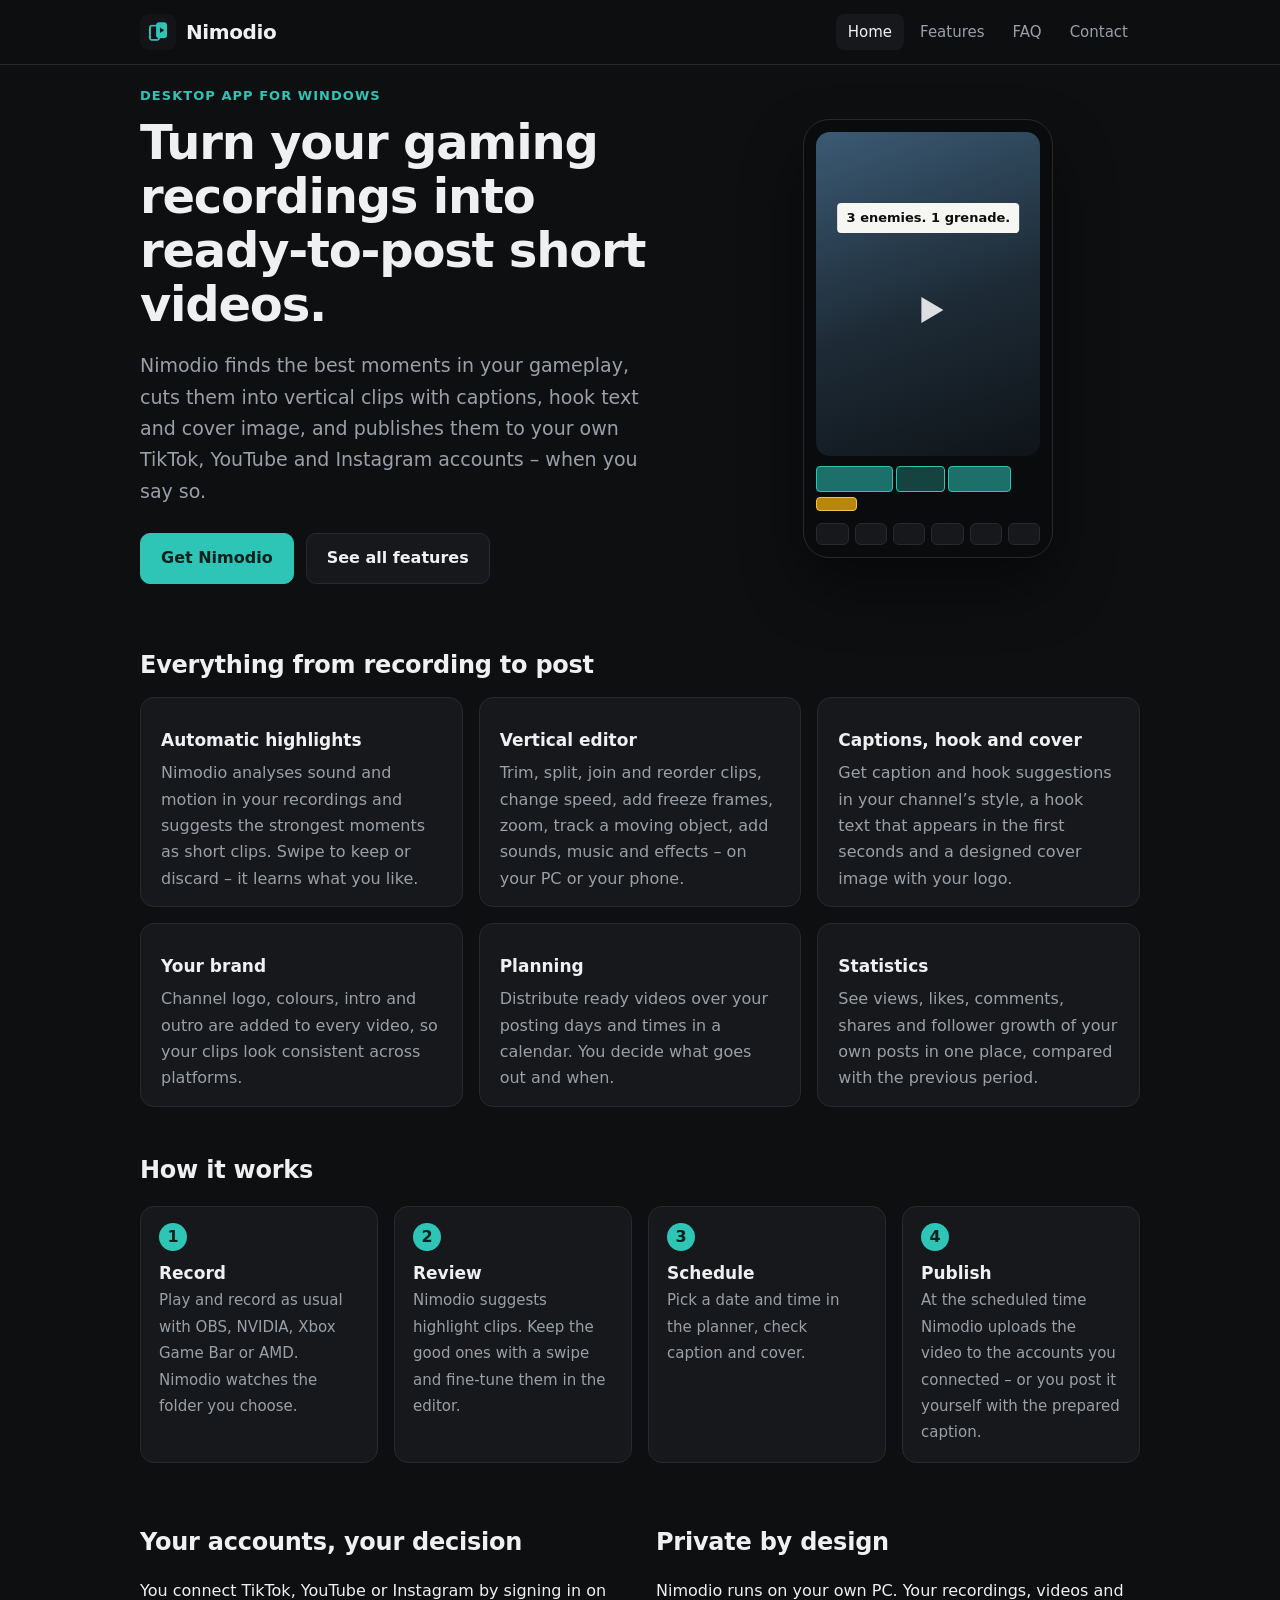
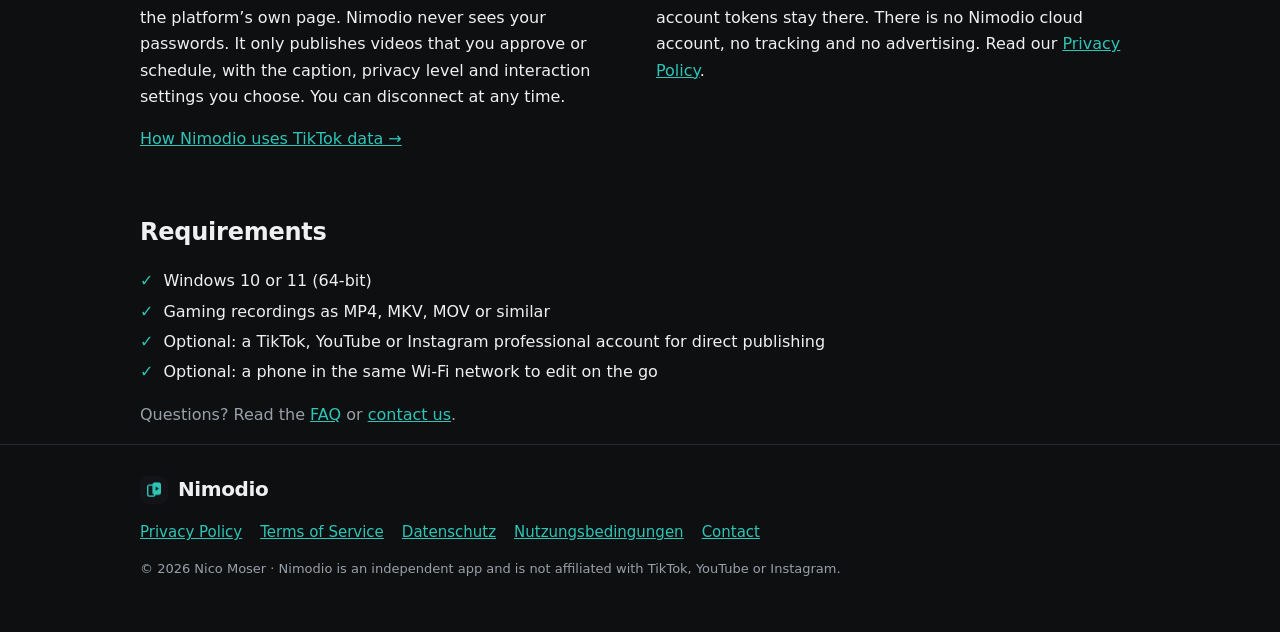
<file: index.html>
<!doctype html>
<html lang="en">
<head>
<meta charset="utf-8">
<meta name="viewport" content="width=device-width, initial-scale=1">
<title>Nimodio – Gaming highlights to short videos</title>
<meta name="description" content="Nimodio is a Windows desktop app that turns gaming recordings into short vertical videos and publishes them to your own TikTok, YouTube and Instagram accounts.">
<link rel="icon" type="image/png" sizes="512x512" href="icon-512.png">
<link rel="icon" type="image/png" sizes="32x32" href="favicon-32.png">
<link rel="shortcut icon" href="favicon.ico">
<link rel="apple-touch-icon" href="apple-touch-icon.png">
<meta property="og:title" content="Nimodio – Gaming highlights to short videos">
<meta property="og:image" content="icon-1024.png">
<link rel="stylesheet" href="style.css">
</head>
<body>
<header class="top"><div class="wrap">
  <a class="brand" href="index.html"><img src="icon-512.png" alt="Nimodio app icon" width="36" height="36">Nimodio</a>
  <nav><a href="index.html" class=on>Home</a><a href="features.html">Features</a><a href="faq.html">FAQ</a><a href="contact.html">Contact</a></nav>
</div></header>
<main class="wrap">
<section class="hero">
  <div>
    <p class="eyebrow">Desktop app for Windows</p>
    <h1>Turn your gaming recordings into ready-to-post short videos.</h1>
    <p class="lead">Nimodio finds the best moments in your gameplay, cuts them into vertical clips with captions, hook text and cover image, and publishes them to your own TikTok, YouTube and Instagram accounts – when you say so.</p>
    <div class="cta"><a class="btn pri" href="contact.html">Get Nimodio</a><a class="btn" href="features.html">See all features</a></div>
  </div>
  <div class="mock" aria-hidden="true">
    <div class="screen">
      <div class="frame"><span class="hook">3 enemies. 1 grenade.</span><span class="play"></span></div>
      <div class="tl"><i style="width:34%"></i><i class="b" style="width:22%"></i><i style="width:28%"></i></div>
      <div class="tl s"><i class="y" style="width:18%"></i></div>
      <div class="tools"><b></b><b></b><b></b><b></b><b></b><b></b></div>
    </div>
  </div>
</section>

<section>
  <h2>Everything from recording to post</h2>
  <div class="grid3">
    <div class="card"><h3>Automatic highlights</h3><p>Nimodio analyses sound and motion in your recordings and suggests the strongest moments as short clips. Swipe to keep or discard – it learns what you like.</p></div>
    <div class="card"><h3>Vertical editor</h3><p>Trim, split, join and reorder clips, change speed, add freeze frames, zoom, track a moving object, add sounds, music and effects – on your PC or your phone.</p></div>
    <div class="card"><h3>Captions, hook and cover</h3><p>Get caption and hook suggestions in your channel’s style, a hook text that appears in the first seconds and a designed cover image with your logo.</p></div>
    <div class="card"><h3>Your brand</h3><p>Channel logo, colours, intro and outro are added to every video, so your clips look consistent across platforms.</p></div>
    <div class="card"><h3>Planning</h3><p>Distribute ready videos over your posting days and times in a calendar. You decide what goes out and when.</p></div>
    <div class="card"><h3>Statistics</h3><p>See views, likes, comments, shares and follower growth of your own posts in one place, compared with the previous period.</p></div>
  </div>
</section>

<section>
  <h2>How it works</h2>
  <ol class="steps">
    <li><b>Record</b><span>Play and record as usual with OBS, NVIDIA, Xbox Game Bar or AMD. Nimodio watches the folder you choose.</span></li>
    <li><b>Review</b><span>Nimodio suggests highlight clips. Keep the good ones with a swipe and fine-tune them in the editor.</span></li>
    <li><b>Schedule</b><span>Pick a date and time in the planner, check caption and cover.</span></li>
    <li><b>Publish</b><span>At the scheduled time Nimodio uploads the video to the accounts you connected – or you post it yourself with the prepared caption.</span></li>
  </ol>
</section>

<section class="split">
  <div>
    <h2>Your accounts, your decision</h2>
    <p>You connect TikTok, YouTube or Instagram by signing in on the platform’s own page. Nimodio never sees your passwords. It only publishes videos that you approve or schedule, with the caption, privacy level and interaction settings you choose. You can disconnect at any time.</p>
    <p><a href="privacy.html#tiktok">How Nimodio uses TikTok data →</a></p>
  </div>
  <div>
    <h2>Private by design</h2>
    <p>Nimodio runs on your own PC. Your recordings, videos and account tokens stay there. There is no Nimodio cloud account, no tracking and no advertising. Read our <a href="privacy.html">Privacy Policy</a>.</p>
  </div>
</section>

<section>
  <h2>Requirements</h2>
  <ul class="ticks">
    <li>Windows 10 or 11 (64-bit)</li>
    <li>Gaming recordings as MP4, MKV, MOV or similar</li>
    <li>Optional: a TikTok, YouTube or Instagram professional account for direct publishing</li>
    <li>Optional: a phone in the same Wi-Fi network to edit on the go</li>
  </ul>
  <p class="mut">Questions? Read the <a href="faq.html">FAQ</a> or <a href="contact.html">contact us</a>.</p>
</section>

</main>
<footer><div class="wrap">
  <div class="brand"><img src="icon-512.png" alt="" width="28" height="28">Nimodio</div>
  <div class="links">
    <a href="privacy.html">Privacy Policy</a><a href="terms.html">Terms of Service</a>
    <a href="datenschutz.html">Datenschutz</a><a href="nutzungsbedingungen.html">Nutzungsbedingungen</a>
    <a href="contact.html">Contact</a>
  </div>
  <p class="mut">© 2026 Nico Moser · Nimodio is an independent app and is not affiliated with TikTok, YouTube or Instagram.</p>
</div></footer>
</body>
</html>
</file>
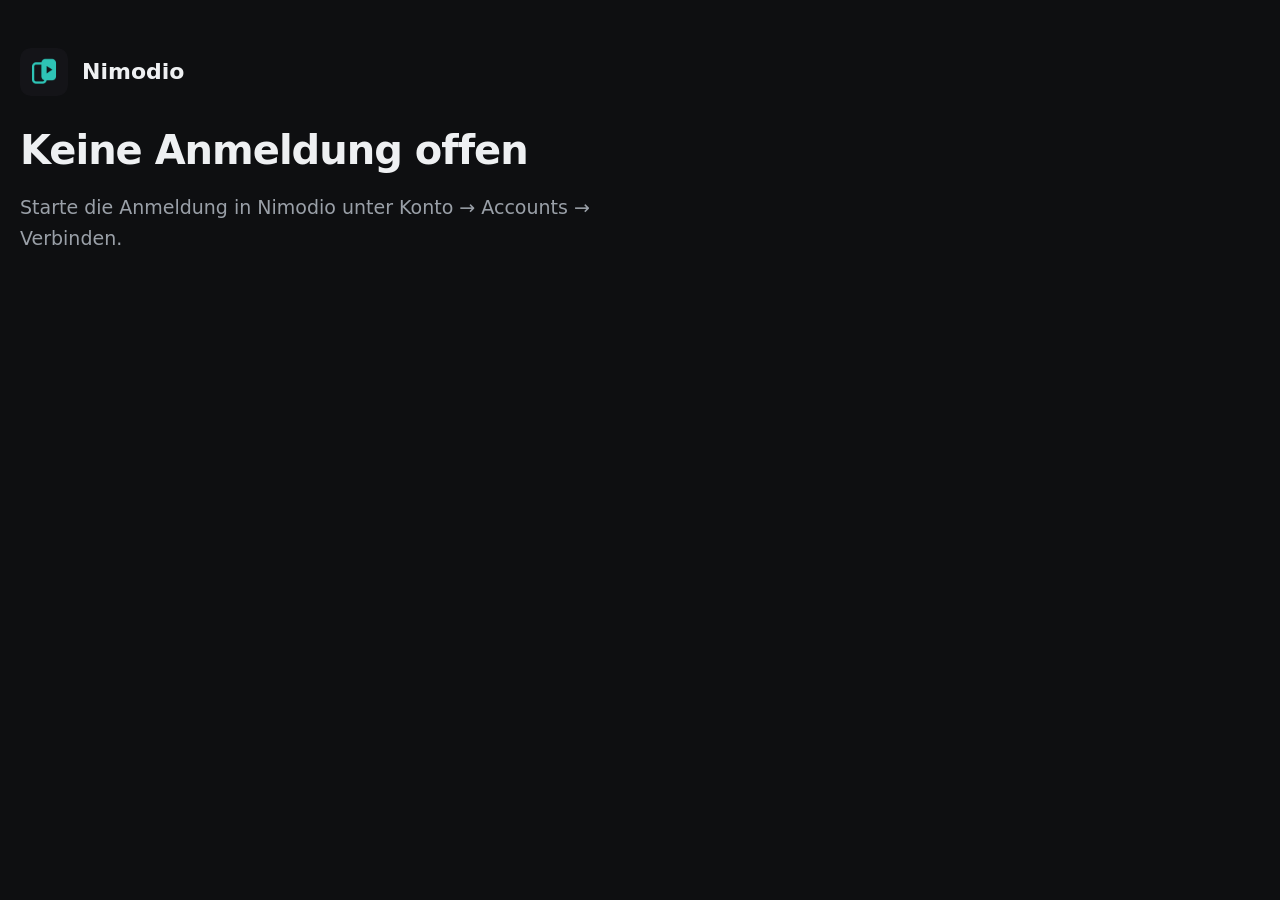
<file: callback.html>
<!doctype html>
<html lang="de">
<head>
<meta charset="utf-8">
<meta name="viewport" content="width=device-width, initial-scale=1">
<meta name="robots" content="noindex">
<title>Anmeldung · Nimodio</title>
<link rel="icon" href="logo.png">
<link rel="stylesheet" href="style.css">
</head>
<body>
<main>
  <header><img src="logo.png" alt=""><a href="./">Nimodio</a></header>
  <h1 id="h">Anmeldung wird abgeschlossen …</h1>
  <p class="lead" id="p">Du wirst zurück zu Nimodio auf deinem PC geleitet.</p>
</main>
<script>
  // Instagram erlaubt als Rückleitung nur https-Adressen. Diese Seite reicht den einmaligen Anmelde-Code
  // unverändert an Nimodio auf deinem PC weiter. Hier wird nichts gespeichert oder ausgewertet.
  (function () {
    var q = new URLSearchParams(location.search);
    if (q.get("code") || q.get("error")) {
      location.replace("http://127.0.0.1:8771/callback/" + location.search);
    } else {
      document.getElementById("h").textContent = "Keine Anmeldung offen";
      document.getElementById("p").textContent = "Starte die Anmeldung in Nimodio unter Konto → Accounts → Verbinden.";
    }
  })();
</script>
</body>
</html>
</file>
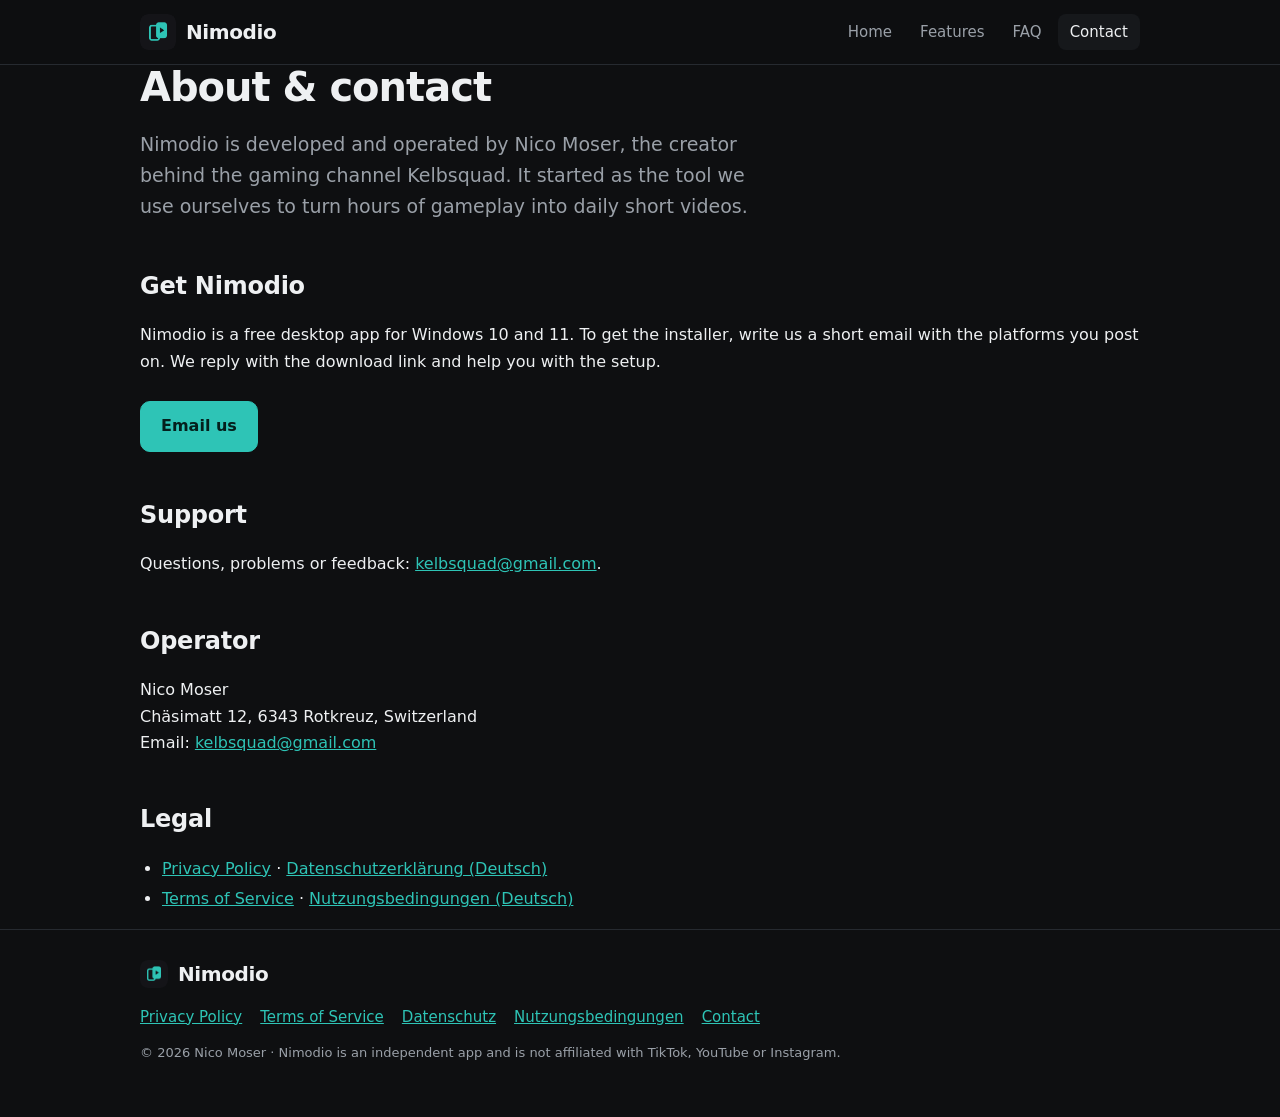
<file: contact.html>
<!doctype html>
<html lang="en">
<head>
<meta charset="utf-8">
<meta name="viewport" content="width=device-width, initial-scale=1">
<title>About & contact · Nimodio</title>
<meta name="description" content="Nimodio is a Windows desktop app that turns gaming recordings into short vertical videos and publishes them to your own TikTok, YouTube and Instagram accounts.">
<link rel="icon" type="image/png" sizes="512x512" href="icon-512.png">
<link rel="icon" type="image/png" sizes="32x32" href="favicon-32.png">
<link rel="shortcut icon" href="favicon.ico">
<link rel="apple-touch-icon" href="apple-touch-icon.png">
<meta property="og:title" content="About & contact · Nimodio">
<meta property="og:image" content="icon-1024.png">
<link rel="stylesheet" href="style.css">
</head>
<body>
<header class="top"><div class="wrap">
  <a class="brand" href="index.html"><img src="icon-512.png" alt="Nimodio app icon" width="36" height="36">Nimodio</a>
  <nav><a href="index.html">Home</a><a href="features.html">Features</a><a href="faq.html">FAQ</a><a href="contact.html" class=on>Contact</a></nav>
</div></header>
<main class="wrap">
<h1>About &amp; contact</h1>
<p class="lead">Nimodio is developed and operated by Nico Moser, the creator behind the gaming channel Kelbsquad. It started as the tool we use ourselves to turn hours of gameplay into daily short videos.</p>

<h2>Get Nimodio</h2>
<p>Nimodio is a free desktop app for Windows 10 and 11. To get the installer, write us a short email with the platforms you post on. We reply with the download link and help you with the setup.</p>
<div class="cta"><a class="btn pri" href="mailto:kelbsquad@gmail.com?subject=Nimodio">Email us</a></div>

<h2>Support</h2>
<p>Questions, problems or feedback: <a href="mailto:kelbsquad@gmail.com">kelbsquad@gmail.com</a>.</p>

<h2>Operator</h2>
<p>Nico Moser<br>Chäsimatt 12, 6343 Rotkreuz, Switzerland<br>Email: <a href="mailto:kelbsquad@gmail.com">kelbsquad@gmail.com</a></p>

<h2>Legal</h2>
<ul>
  <li><a href="privacy.html">Privacy Policy</a> · <a href="datenschutz.html">Datenschutzerklärung (Deutsch)</a></li>
  <li><a href="terms.html">Terms of Service</a> · <a href="nutzungsbedingungen.html">Nutzungsbedingungen (Deutsch)</a></li>
</ul>

</main>
<footer><div class="wrap">
  <div class="brand"><img src="icon-512.png" alt="" width="28" height="28">Nimodio</div>
  <div class="links">
    <a href="privacy.html">Privacy Policy</a><a href="terms.html">Terms of Service</a>
    <a href="datenschutz.html">Datenschutz</a><a href="nutzungsbedingungen.html">Nutzungsbedingungen</a>
    <a href="contact.html">Contact</a>
  </div>
  <p class="mut">© 2026 Nico Moser · Nimodio is an independent app and is not affiliated with TikTok, YouTube or Instagram.</p>
</div></footer>
</body>
</html>
</file>
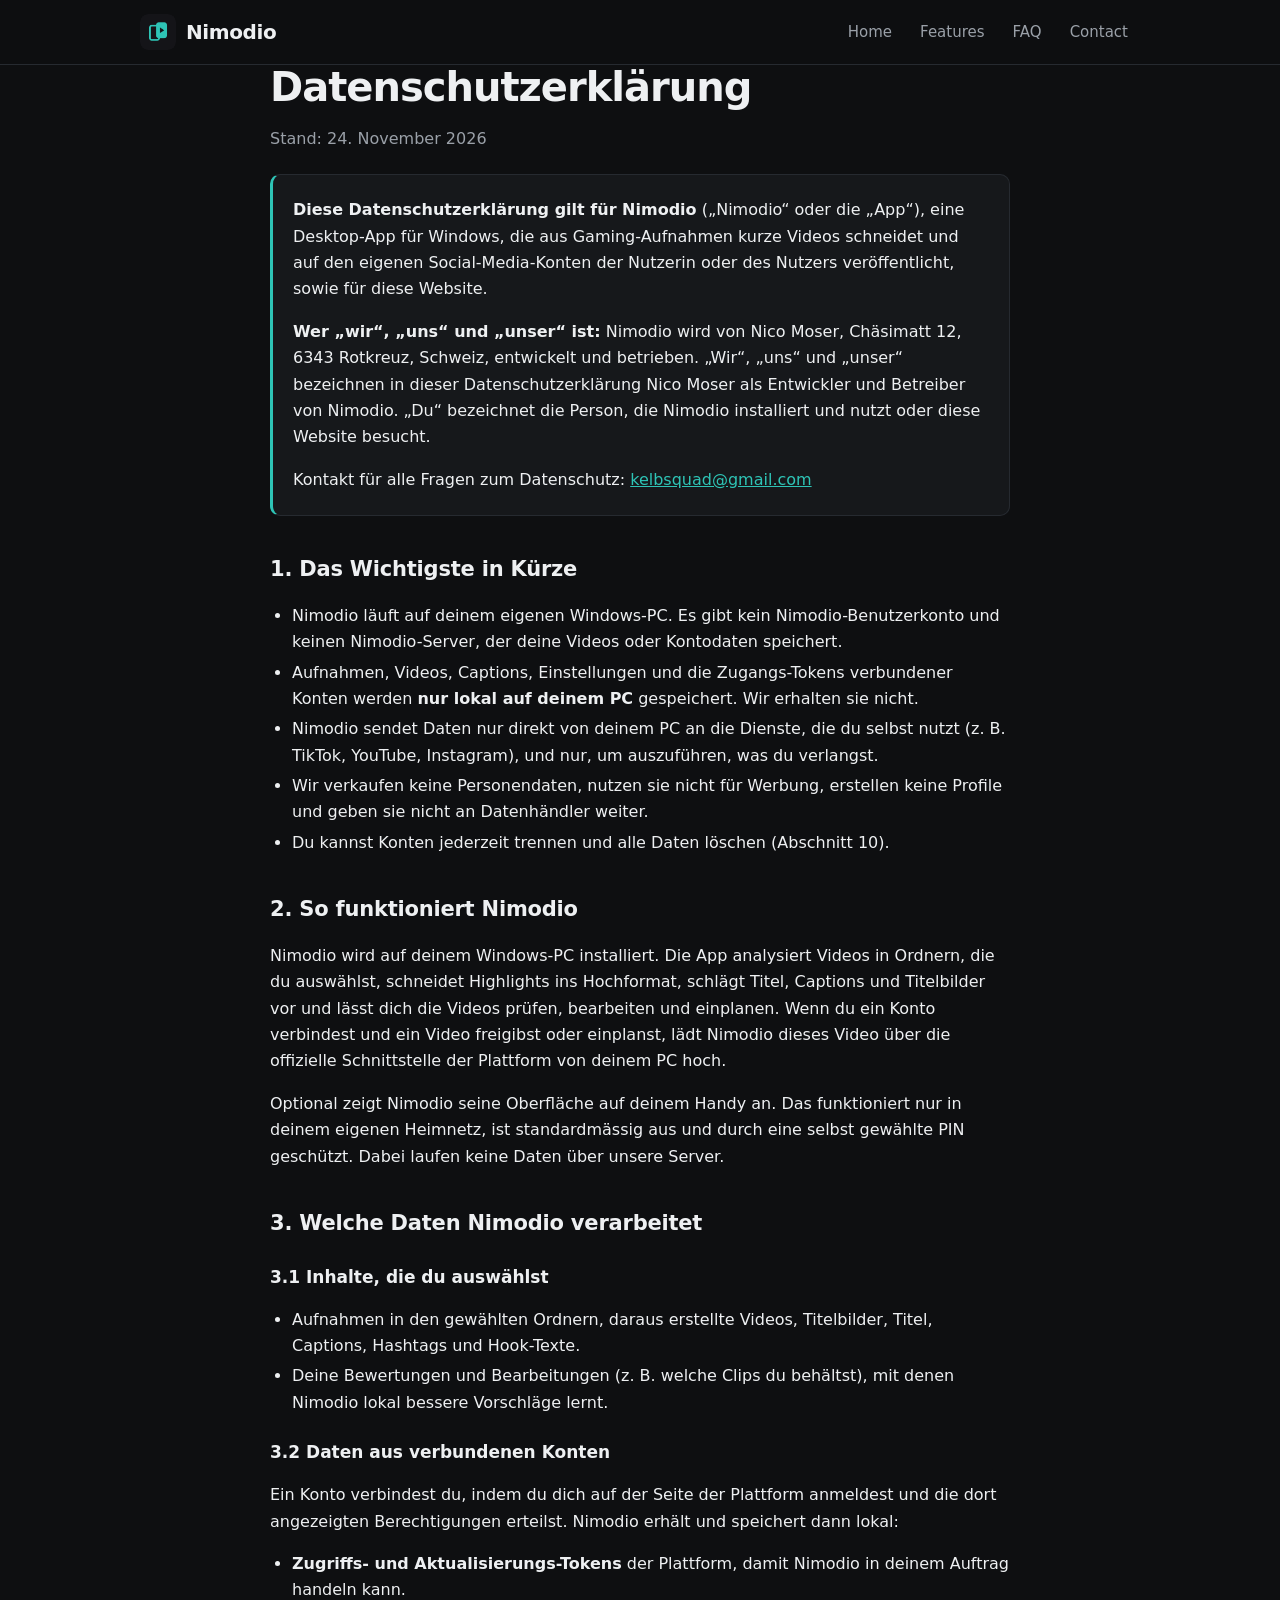
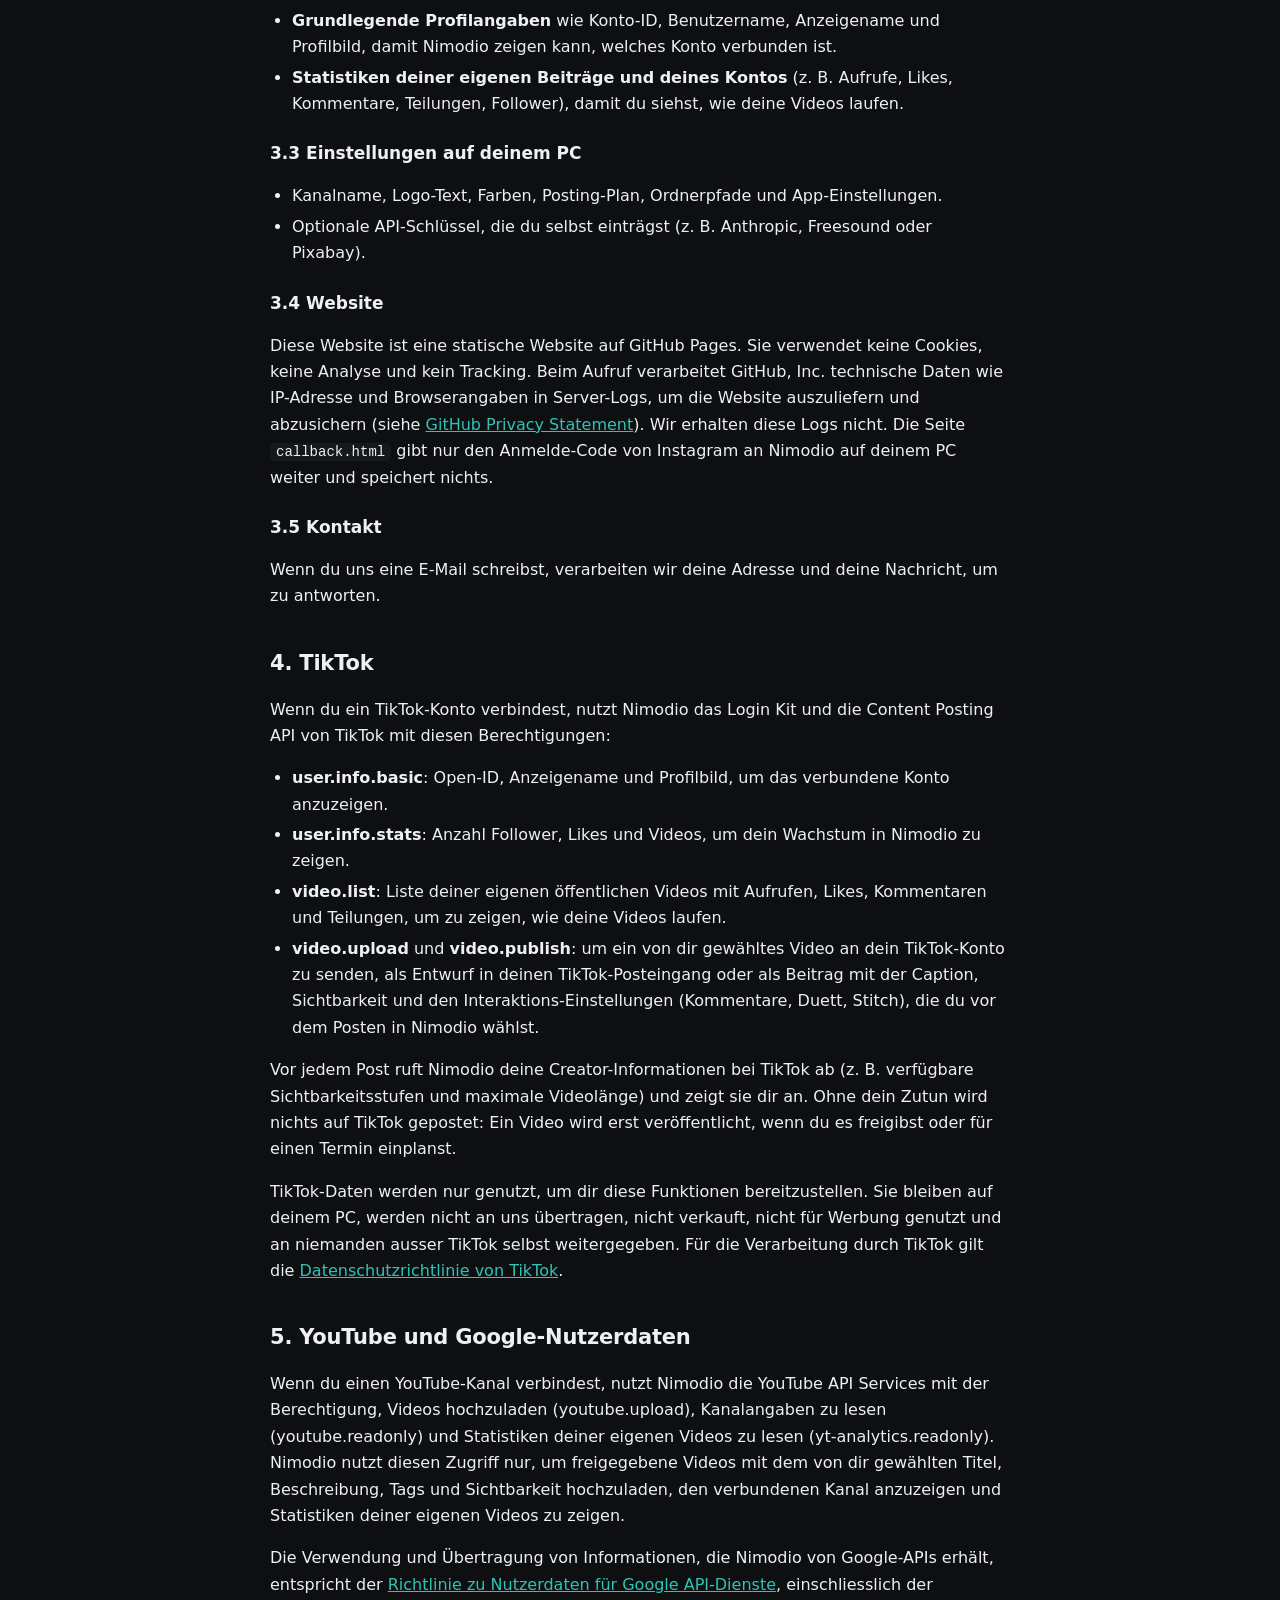
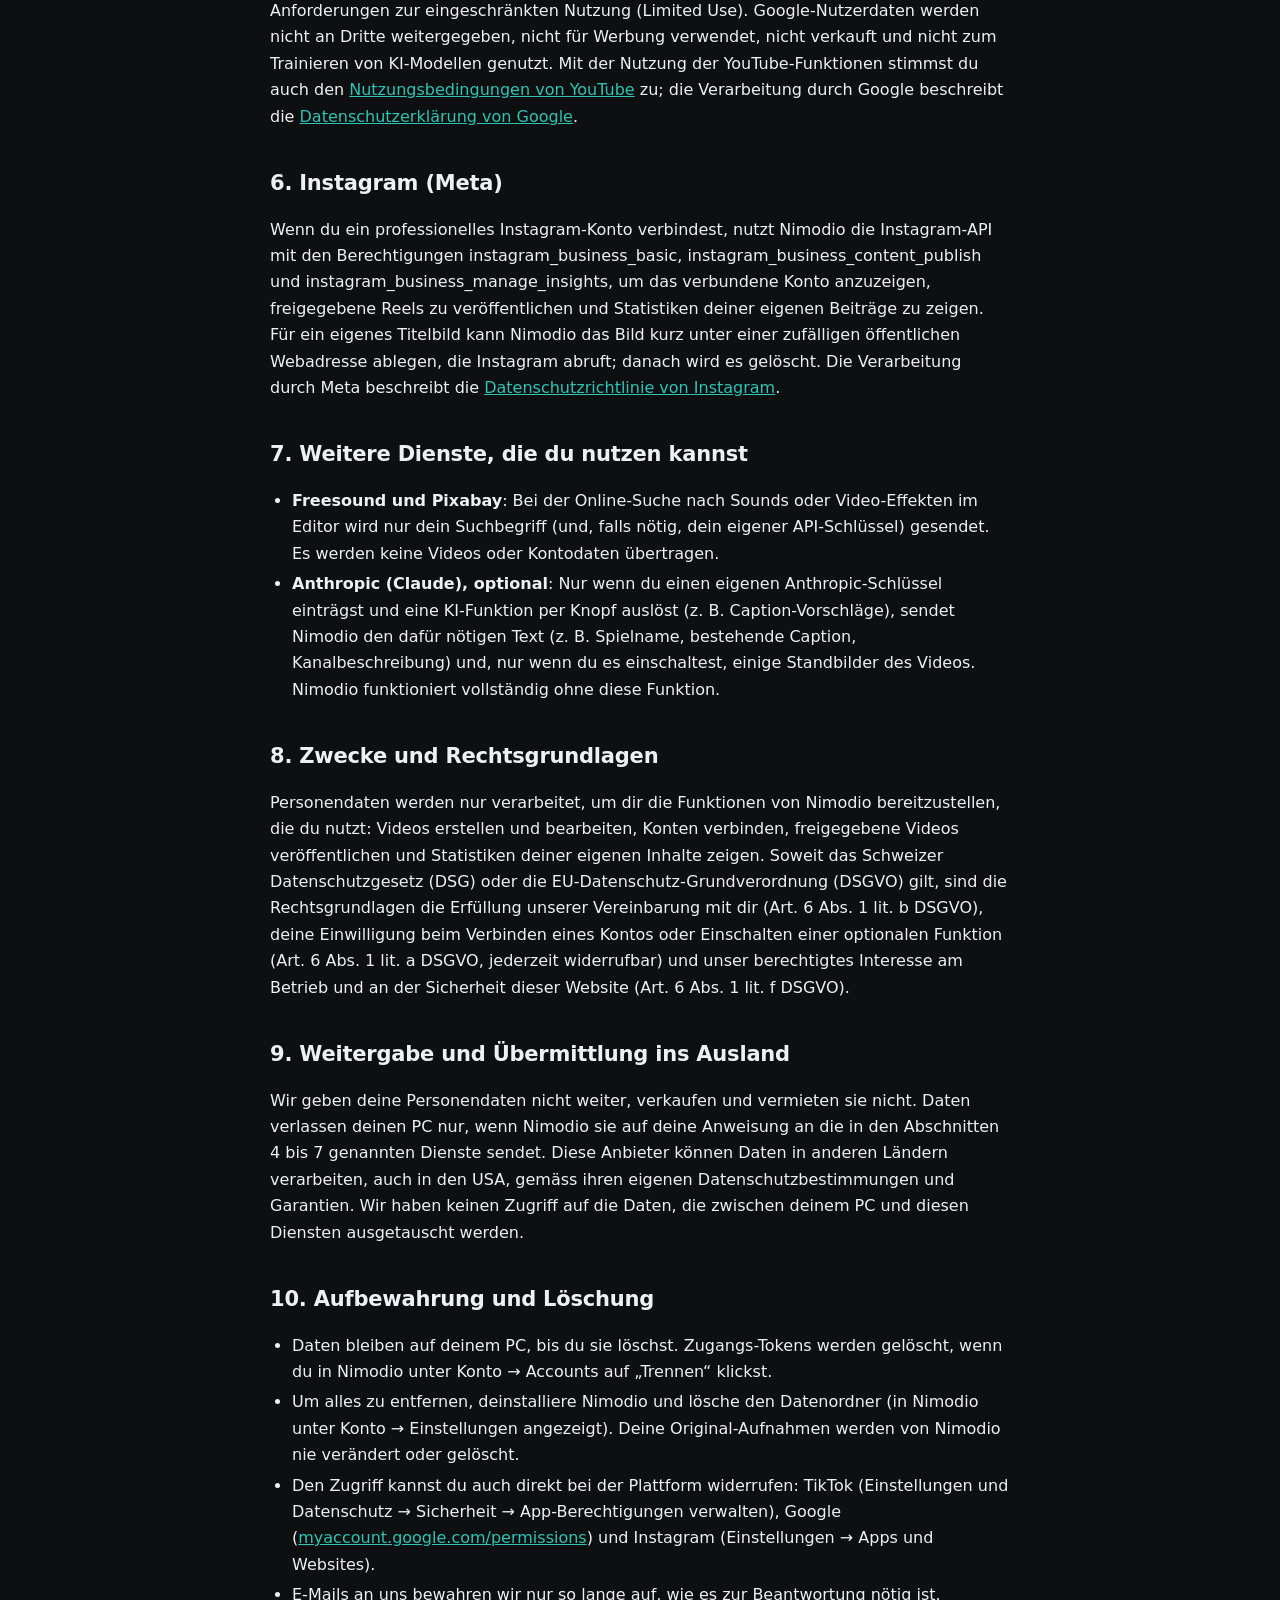
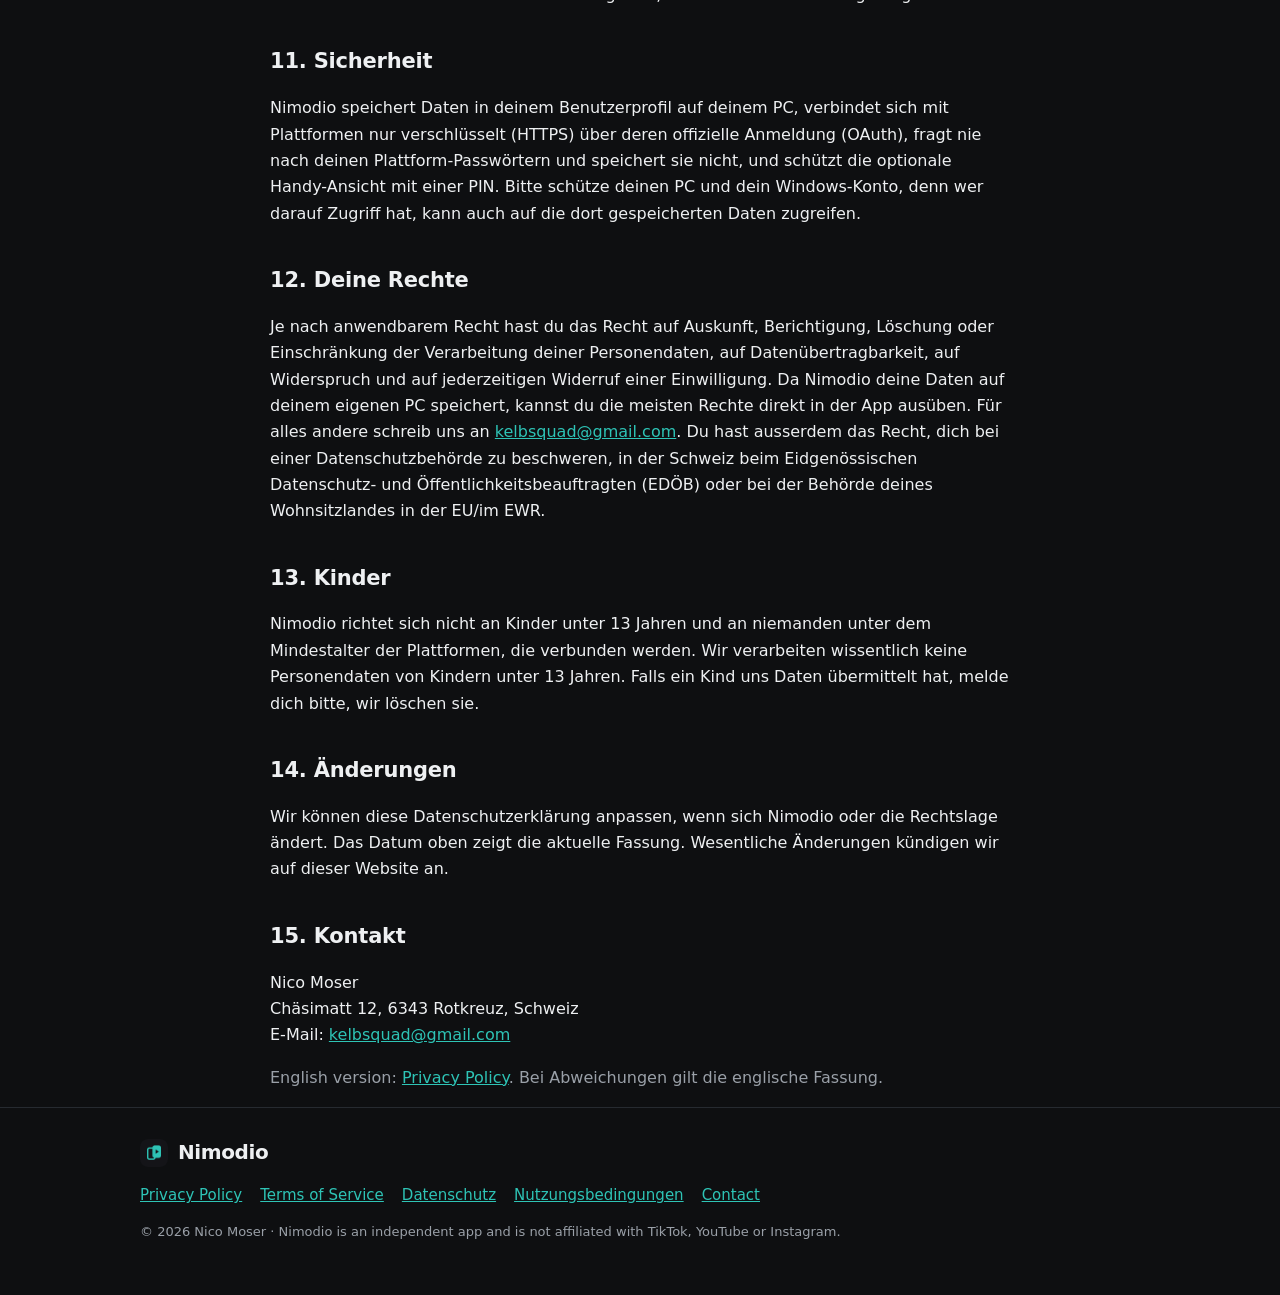
<file: datenschutz.html>
<!doctype html>
<html lang="de">
<head>
<meta charset="utf-8">
<meta name="viewport" content="width=device-width, initial-scale=1">
<title>Datenschutzerklärung · Nimodio</title>
<meta name="description" content="Nimodio is a Windows desktop app that turns gaming recordings into short vertical videos and publishes them to your own TikTok, YouTube and Instagram accounts.">
<link rel="icon" type="image/png" sizes="512x512" href="icon-512.png">
<link rel="icon" type="image/png" sizes="32x32" href="favicon-32.png">
<link rel="shortcut icon" href="favicon.ico">
<link rel="apple-touch-icon" href="apple-touch-icon.png">
<meta property="og:title" content="Datenschutzerklärung · Nimodio">
<meta property="og:image" content="icon-1024.png">
<link rel="stylesheet" href="style.css">
</head>
<body>
<header class="top"><div class="wrap">
  <a class="brand" href="index.html"><img src="icon-512.png" alt="Nimodio app icon" width="36" height="36">Nimodio</a>
  <nav><a href="index.html">Home</a><a href="features.html">Features</a><a href="faq.html">FAQ</a><a href="contact.html">Contact</a></nav>
</div></header>
<main class="wrap doc">
<h1>Datenschutzerklärung</h1>
<p class="mut">Stand: 24. November 2026</p>

<div class="callout">
  <p><b>Diese Datenschutzerklärung gilt für Nimodio</b> („Nimodio“ oder die „App“), eine Desktop-App für Windows, die aus Gaming-Aufnahmen kurze Videos schneidet und auf den eigenen Social-Media-Konten der Nutzerin oder des Nutzers veröffentlicht, sowie für diese Website.</p>
  <p><b>Wer „wir“, „uns“ und „unser“ ist:</b> Nimodio wird von Nico Moser, Chäsimatt 12, 6343 Rotkreuz, Schweiz, entwickelt und betrieben. „Wir“, „uns“ und „unser“ bezeichnen in dieser Datenschutzerklärung Nico Moser als Entwickler und Betreiber von Nimodio. „Du“ bezeichnet die Person, die Nimodio installiert und nutzt oder diese Website besucht.</p>
  <p>Kontakt für alle Fragen zum Datenschutz: <a href="mailto:kelbsquad@gmail.com">kelbsquad@gmail.com</a></p>
</div>

<h2>1. Das Wichtigste in Kürze</h2>
<ul>
  <li>Nimodio läuft auf deinem eigenen Windows-PC. Es gibt kein Nimodio-Benutzerkonto und keinen Nimodio-Server, der deine Videos oder Kontodaten speichert.</li>
  <li>Aufnahmen, Videos, Captions, Einstellungen und die Zugangs-Tokens verbundener Konten werden <b>nur lokal auf deinem PC</b> gespeichert. Wir erhalten sie nicht.</li>
  <li>Nimodio sendet Daten nur direkt von deinem PC an die Dienste, die du selbst nutzt (z. B. TikTok, YouTube, Instagram), und nur, um auszuführen, was du verlangst.</li>
  <li>Wir verkaufen keine Personendaten, nutzen sie nicht für Werbung, erstellen keine Profile und geben sie nicht an Datenhändler weiter.</li>
  <li>Du kannst Konten jederzeit trennen und alle Daten löschen (Abschnitt 10).</li>
</ul>

<h2>2. So funktioniert Nimodio</h2>
<p>Nimodio wird auf deinem Windows-PC installiert. Die App analysiert Videos in Ordnern, die du auswählst, schneidet Highlights ins Hochformat, schlägt Titel, Captions und Titelbilder vor und lässt dich die Videos prüfen, bearbeiten und einplanen. Wenn du ein Konto verbindest und ein Video freigibst oder einplanst, lädt Nimodio dieses Video über die offizielle Schnittstelle der Plattform von deinem PC hoch.</p>
<p>Optional zeigt Nimodio seine Oberfläche auf deinem Handy an. Das funktioniert nur in deinem eigenen Heimnetz, ist standardmässig aus und durch eine selbst gewählte PIN geschützt. Dabei laufen keine Daten über unsere Server.</p>

<h2>3. Welche Daten Nimodio verarbeitet</h2>
<h3>3.1 Inhalte, die du auswählst</h3>
<ul>
  <li>Aufnahmen in den gewählten Ordnern, daraus erstellte Videos, Titelbilder, Titel, Captions, Hashtags und Hook-Texte.</li>
  <li>Deine Bewertungen und Bearbeitungen (z. B. welche Clips du behältst), mit denen Nimodio lokal bessere Vorschläge lernt.</li>
</ul>
<h3>3.2 Daten aus verbundenen Konten</h3>
<p>Ein Konto verbindest du, indem du dich auf der Seite der Plattform anmeldest und die dort angezeigten Berechtigungen erteilst. Nimodio erhält und speichert dann lokal:</p>
<ul>
  <li><b>Zugriffs- und Aktualisierungs-Tokens</b> der Plattform, damit Nimodio in deinem Auftrag handeln kann.</li>
  <li><b>Grundlegende Profilangaben</b> wie Konto-ID, Benutzername, Anzeigename und Profilbild, damit Nimodio zeigen kann, welches Konto verbunden ist.</li>
  <li><b>Statistiken deiner eigenen Beiträge und deines Kontos</b> (z. B. Aufrufe, Likes, Kommentare, Teilungen, Follower), damit du siehst, wie deine Videos laufen.</li>
</ul>
<h3>3.3 Einstellungen auf deinem PC</h3>
<ul>
  <li>Kanalname, Logo-Text, Farben, Posting-Plan, Ordnerpfade und App-Einstellungen.</li>
  <li>Optionale API-Schlüssel, die du selbst einträgst (z. B. Anthropic, Freesound oder Pixabay).</li>
</ul>
<h3>3.4 Website</h3>
<p>Diese Website ist eine statische Website auf GitHub Pages. Sie verwendet keine Cookies, keine Analyse und kein Tracking. Beim Aufruf verarbeitet GitHub, Inc. technische Daten wie IP-Adresse und Browserangaben in Server-Logs, um die Website auszuliefern und abzusichern (siehe <a href="https://docs.github.com/en/site-policy/privacy-policies/github-general-privacy-statement">GitHub Privacy Statement</a>). Wir erhalten diese Logs nicht. Die Seite <code>callback.html</code> gibt nur den Anmelde-Code von Instagram an Nimodio auf deinem PC weiter und speichert nichts.</p>
<h3>3.5 Kontakt</h3>
<p>Wenn du uns eine E-Mail schreibst, verarbeiten wir deine Adresse und deine Nachricht, um zu antworten.</p>

<h2>4. TikTok</h2>
<p>Wenn du ein TikTok-Konto verbindest, nutzt Nimodio das Login Kit und die Content Posting API von TikTok mit diesen Berechtigungen:</p>
<ul>
  <li><b>user.info.basic</b>: Open-ID, Anzeigename und Profilbild, um das verbundene Konto anzuzeigen.</li>
  <li><b>user.info.stats</b>: Anzahl Follower, Likes und Videos, um dein Wachstum in Nimodio zu zeigen.</li>
  <li><b>video.list</b>: Liste deiner eigenen öffentlichen Videos mit Aufrufen, Likes, Kommentaren und Teilungen, um zu zeigen, wie deine Videos laufen.</li>
  <li><b>video.upload</b> und <b>video.publish</b>: um ein von dir gewähltes Video an dein TikTok-Konto zu senden, als Entwurf in deinen TikTok-Posteingang oder als Beitrag mit der Caption, Sichtbarkeit und den Interaktions-Einstellungen (Kommentare, Duett, Stitch), die du vor dem Posten in Nimodio wählst.</li>
</ul>
<p>Vor jedem Post ruft Nimodio deine Creator-Informationen bei TikTok ab (z. B. verfügbare Sichtbarkeitsstufen und maximale Videolänge) und zeigt sie dir an. Ohne dein Zutun wird nichts auf TikTok gepostet: Ein Video wird erst veröffentlicht, wenn du es freigibst oder für einen Termin einplanst.</p>
<p>TikTok-Daten werden nur genutzt, um dir diese Funktionen bereitzustellen. Sie bleiben auf deinem PC, werden nicht an uns übertragen, nicht verkauft, nicht für Werbung genutzt und an niemanden ausser TikTok selbst weitergegeben. Für die Verarbeitung durch TikTok gilt die <a href="https://www.tiktok.com/legal/privacy-policy">Datenschutzrichtlinie von TikTok</a>.</p>

<h2>5. YouTube und Google-Nutzerdaten</h2>
<p>Wenn du einen YouTube-Kanal verbindest, nutzt Nimodio die YouTube API Services mit der Berechtigung, Videos hochzuladen (youtube.upload), Kanalangaben zu lesen (youtube.readonly) und Statistiken deiner eigenen Videos zu lesen (yt-analytics.readonly). Nimodio nutzt diesen Zugriff nur, um freigegebene Videos mit dem von dir gewählten Titel, Beschreibung, Tags und Sichtbarkeit hochzuladen, den verbundenen Kanal anzuzeigen und Statistiken deiner eigenen Videos zu zeigen.</p>
<p>Die Verwendung und Übertragung von Informationen, die Nimodio von Google-APIs erhält, entspricht der <a href="https://developers.google.com/terms/api-services-user-data-policy">Richtlinie zu Nutzerdaten für Google API-Dienste</a>, einschliesslich der Anforderungen zur eingeschränkten Nutzung (Limited Use). Google-Nutzerdaten werden nicht an Dritte weitergegeben, nicht für Werbung verwendet, nicht verkauft und nicht zum Trainieren von KI-Modellen genutzt. Mit der Nutzung der YouTube-Funktionen stimmst du auch den <a href="https://www.youtube.com/t/terms">Nutzungsbedingungen von YouTube</a> zu; die Verarbeitung durch Google beschreibt die <a href="https://policies.google.com/privacy">Datenschutzerklärung von Google</a>.</p>

<h2>6. Instagram (Meta)</h2>
<p>Wenn du ein professionelles Instagram-Konto verbindest, nutzt Nimodio die Instagram-API mit den Berechtigungen instagram_business_basic, instagram_business_content_publish und instagram_business_manage_insights, um das verbundene Konto anzuzeigen, freigegebene Reels zu veröffentlichen und Statistiken deiner eigenen Beiträge zu zeigen. Für ein eigenes Titelbild kann Nimodio das Bild kurz unter einer zufälligen öffentlichen Webadresse ablegen, die Instagram abruft; danach wird es gelöscht. Die Verarbeitung durch Meta beschreibt die <a href="https://privacycenter.instagram.com/policy">Datenschutzrichtlinie von Instagram</a>.</p>

<h2>7. Weitere Dienste, die du nutzen kannst</h2>
<ul>
  <li><b>Freesound und Pixabay</b>: Bei der Online-Suche nach Sounds oder Video-Effekten im Editor wird nur dein Suchbegriff (und, falls nötig, dein eigener API-Schlüssel) gesendet. Es werden keine Videos oder Kontodaten übertragen.</li>
  <li><b>Anthropic (Claude), optional</b>: Nur wenn du einen eigenen Anthropic-Schlüssel einträgst und eine KI-Funktion per Knopf auslöst (z. B. Caption-Vorschläge), sendet Nimodio den dafür nötigen Text (z. B. Spielname, bestehende Caption, Kanalbeschreibung) und, nur wenn du es einschaltest, einige Standbilder des Videos. Nimodio funktioniert vollständig ohne diese Funktion.</li>
</ul>

<h2>8. Zwecke und Rechtsgrundlagen</h2>
<p>Personendaten werden nur verarbeitet, um dir die Funktionen von Nimodio bereitzustellen, die du nutzt: Videos erstellen und bearbeiten, Konten verbinden, freigegebene Videos veröffentlichen und Statistiken deiner eigenen Inhalte zeigen. Soweit das Schweizer Datenschutzgesetz (DSG) oder die EU-Datenschutz-Grundverordnung (DSGVO) gilt, sind die Rechtsgrundlagen die Erfüllung unserer Vereinbarung mit dir (Art. 6 Abs. 1 lit. b DSGVO), deine Einwilligung beim Verbinden eines Kontos oder Einschalten einer optionalen Funktion (Art. 6 Abs. 1 lit. a DSGVO, jederzeit widerrufbar) und unser berechtigtes Interesse am Betrieb und an der Sicherheit dieser Website (Art. 6 Abs. 1 lit. f DSGVO).</p>

<h2>9. Weitergabe und Übermittlung ins Ausland</h2>
<p>Wir geben deine Personendaten nicht weiter, verkaufen und vermieten sie nicht. Daten verlassen deinen PC nur, wenn Nimodio sie auf deine Anweisung an die in den Abschnitten 4 bis 7 genannten Dienste sendet. Diese Anbieter können Daten in anderen Ländern verarbeiten, auch in den USA, gemäss ihren eigenen Datenschutzbestimmungen und Garantien. Wir haben keinen Zugriff auf die Daten, die zwischen deinem PC und diesen Diensten ausgetauscht werden.</p>

<h2>10. Aufbewahrung und Löschung</h2>
<ul>
  <li>Daten bleiben auf deinem PC, bis du sie löschst. Zugangs-Tokens werden gelöscht, wenn du in Nimodio unter Konto → Accounts auf „Trennen“ klickst.</li>
  <li>Um alles zu entfernen, deinstalliere Nimodio und lösche den Datenordner (in Nimodio unter Konto → Einstellungen angezeigt). Deine Original-Aufnahmen werden von Nimodio nie verändert oder gelöscht.</li>
  <li>Den Zugriff kannst du auch direkt bei der Plattform widerrufen: TikTok (Einstellungen und Datenschutz → Sicherheit → App-Berechtigungen verwalten), Google (<a href="https://myaccount.google.com/permissions">myaccount.google.com/permissions</a>) und Instagram (Einstellungen → Apps und Websites).</li>
  <li>E-Mails an uns bewahren wir nur so lange auf, wie es zur Beantwortung nötig ist.</li>
</ul>

<h2>11. Sicherheit</h2>
<p>Nimodio speichert Daten in deinem Benutzerprofil auf deinem PC, verbindet sich mit Plattformen nur verschlüsselt (HTTPS) über deren offizielle Anmeldung (OAuth), fragt nie nach deinen Plattform-Passwörtern und speichert sie nicht, und schützt die optionale Handy-Ansicht mit einer PIN. Bitte schütze deinen PC und dein Windows-Konto, denn wer darauf Zugriff hat, kann auch auf die dort gespeicherten Daten zugreifen.</p>

<h2>12. Deine Rechte</h2>
<p>Je nach anwendbarem Recht hast du das Recht auf Auskunft, Berichtigung, Löschung oder Einschränkung der Verarbeitung deiner Personendaten, auf Datenübertragbarkeit, auf Widerspruch und auf jederzeitigen Widerruf einer Einwilligung. Da Nimodio deine Daten auf deinem eigenen PC speichert, kannst du die meisten Rechte direkt in der App ausüben. Für alles andere schreib uns an <a href="mailto:kelbsquad@gmail.com">kelbsquad@gmail.com</a>. Du hast ausserdem das Recht, dich bei einer Datenschutzbehörde zu beschweren, in der Schweiz beim Eidgenössischen Datenschutz- und Öffentlichkeitsbeauftragten (EDÖB) oder bei der Behörde deines Wohnsitzlandes in der EU/im EWR.</p>

<h2>13. Kinder</h2>
<p>Nimodio richtet sich nicht an Kinder unter 13 Jahren und an niemanden unter dem Mindestalter der Plattformen, die verbunden werden. Wir verarbeiten wissentlich keine Personendaten von Kindern unter 13 Jahren. Falls ein Kind uns Daten übermittelt hat, melde dich bitte, wir löschen sie.</p>

<h2>14. Änderungen</h2>
<p>Wir können diese Datenschutzerklärung anpassen, wenn sich Nimodio oder die Rechtslage ändert. Das Datum oben zeigt die aktuelle Fassung. Wesentliche Änderungen kündigen wir auf dieser Website an.</p>

<h2>15. Kontakt</h2>
<p>Nico Moser<br>Chäsimatt 12, 6343 Rotkreuz, Schweiz<br>E-Mail: <a href="mailto:kelbsquad@gmail.com">kelbsquad@gmail.com</a></p>
<p class="mut">English version: <a href="privacy.html">Privacy Policy</a>. Bei Abweichungen gilt die englische Fassung.</p>

</main>
<footer><div class="wrap">
  <div class="brand"><img src="icon-512.png" alt="" width="28" height="28">Nimodio</div>
  <div class="links">
    <a href="privacy.html">Privacy Policy</a><a href="terms.html">Terms of Service</a>
    <a href="datenschutz.html">Datenschutz</a><a href="nutzungsbedingungen.html">Nutzungsbedingungen</a>
    <a href="contact.html">Contact</a>
  </div>
  <p class="mut">© 2026 Nico Moser · Nimodio is an independent app and is not affiliated with TikTok, YouTube or Instagram.</p>
</div></footer>
</body>
</html>
</file>
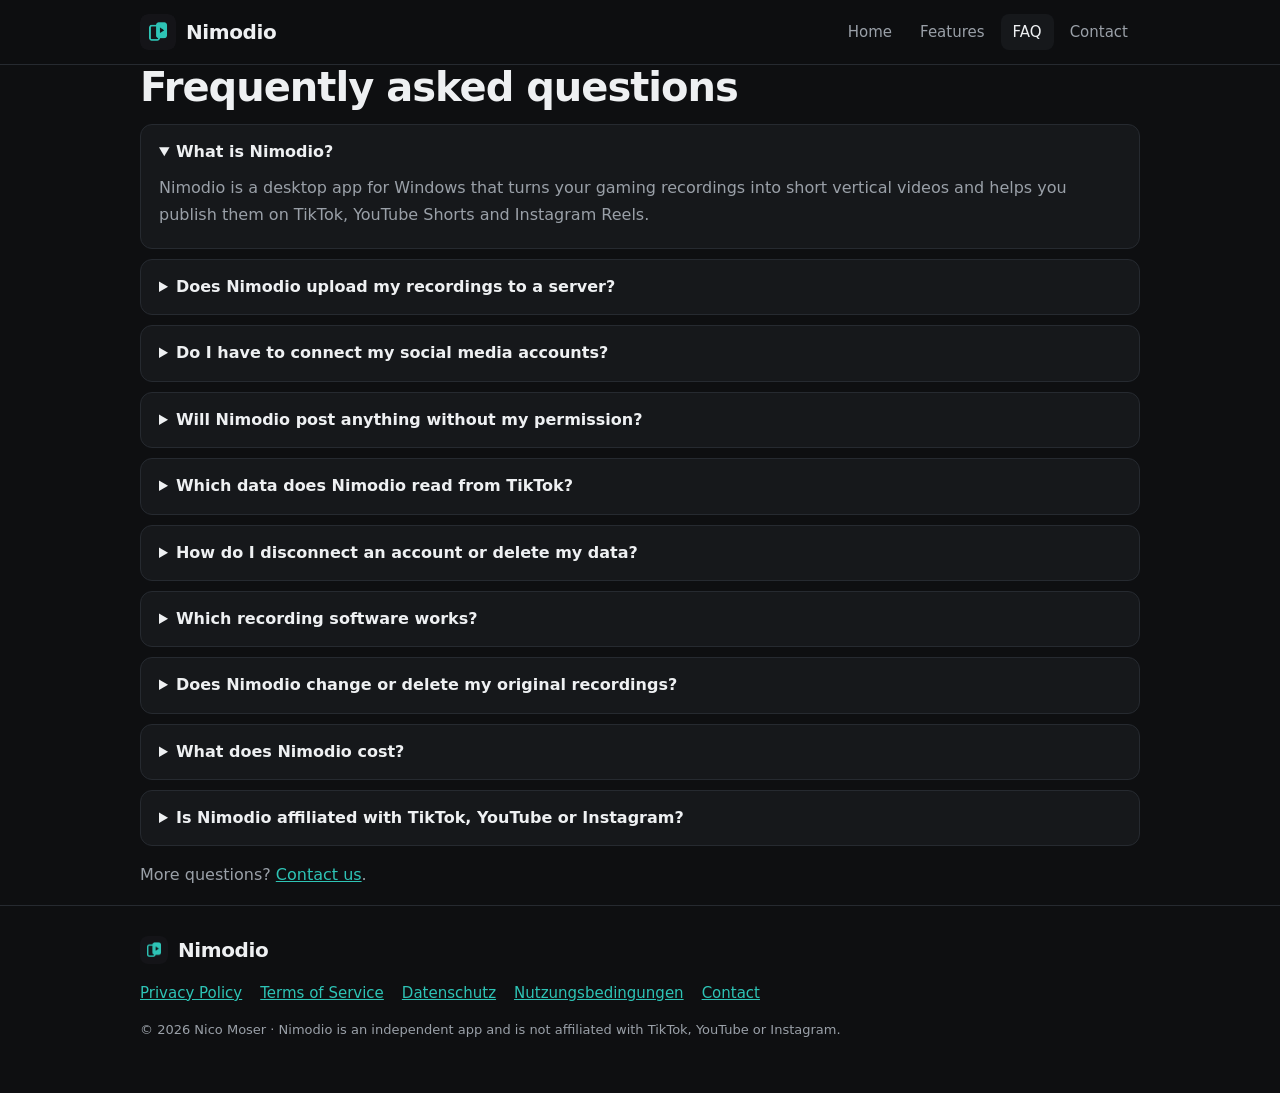
<file: faq.html>
<!doctype html>
<html lang="en">
<head>
<meta charset="utf-8">
<meta name="viewport" content="width=device-width, initial-scale=1">
<title>FAQ · Nimodio</title>
<meta name="description" content="Nimodio is a Windows desktop app that turns gaming recordings into short vertical videos and publishes them to your own TikTok, YouTube and Instagram accounts.">
<link rel="icon" type="image/png" sizes="512x512" href="icon-512.png">
<link rel="icon" type="image/png" sizes="32x32" href="favicon-32.png">
<link rel="shortcut icon" href="favicon.ico">
<link rel="apple-touch-icon" href="apple-touch-icon.png">
<meta property="og:title" content="FAQ · Nimodio">
<meta property="og:image" content="icon-1024.png">
<link rel="stylesheet" href="style.css">
</head>
<body>
<header class="top"><div class="wrap">
  <a class="brand" href="index.html"><img src="icon-512.png" alt="Nimodio app icon" width="36" height="36">Nimodio</a>
  <nav><a href="index.html">Home</a><a href="features.html">Features</a><a href="faq.html" class=on>FAQ</a><a href="contact.html">Contact</a></nav>
</div></header>
<main class="wrap">
<h1>Frequently asked questions</h1>

<details open><summary>What is Nimodio?</summary>
<p>Nimodio is a desktop app for Windows that turns your gaming recordings into short vertical videos and helps you publish them on TikTok, YouTube Shorts and Instagram Reels.</p></details>

<details><summary>Does Nimodio upload my recordings to a server?</summary>
<p>No. Nimodio runs on your PC. Your recordings and videos stay there. A video only leaves your PC when Nimodio uploads it, on your instruction, to an account you connected. See the <a href="privacy.html">Privacy Policy</a>.</p></details>

<details><summary>Do I have to connect my social media accounts?</summary>
<p>No. You can use Nimodio to find highlights, edit and plan videos and then upload them yourself with the prepared caption. Connecting accounts is optional and only needed for automatic publishing.</p></details>

<details><summary>Will Nimodio post anything without my permission?</summary>
<p>No. Nimodio only publishes videos that you approve or schedule. On TikTok you choose the privacy level and interaction settings before each post, or you send the video as a draft and finish it in the TikTok app.</p></details>

<details><summary>Which data does Nimodio read from TikTok?</summary>
<p>Your basic profile (display name and avatar), your account statistics, a list of your own videos with their statistics, and the creator information TikTok requires before posting. Details are in the <a href="privacy.html#tiktok">Privacy Policy</a>.</p></details>

<details><summary>How do I disconnect an account or delete my data?</summary>
<p>In Nimodio go to Account → Accounts and click “Disconnect”. To remove everything, uninstall Nimodio and delete its data folder. You can also revoke access in TikTok under Settings and privacy → Security → Manage app permissions.</p></details>

<details><summary>Which recording software works?</summary>
<p>Any software that saves video files, for example OBS Studio, NVIDIA ShadowPlay, Xbox Game Bar or AMD ReLive.</p></details>

<details><summary>Does Nimodio change or delete my original recordings?</summary>
<p>No. Nimodio only reads your recordings and saves the finished videos in its own output folder.</p></details>

<details><summary>What does Nimodio cost?</summary>
<p>Nimodio is currently free. Optional AI caption suggestions use your own Anthropic API key, which is billed by Anthropic.</p></details>

<details><summary>Is Nimodio affiliated with TikTok, YouTube or Instagram?</summary>
<p>No. Nimodio is an independent app that uses the official APIs of these platforms.</p></details>

<p class="mut">More questions? <a href="contact.html">Contact us</a>.</p>

</main>
<footer><div class="wrap">
  <div class="brand"><img src="icon-512.png" alt="" width="28" height="28">Nimodio</div>
  <div class="links">
    <a href="privacy.html">Privacy Policy</a><a href="terms.html">Terms of Service</a>
    <a href="datenschutz.html">Datenschutz</a><a href="nutzungsbedingungen.html">Nutzungsbedingungen</a>
    <a href="contact.html">Contact</a>
  </div>
  <p class="mut">© 2026 Nico Moser · Nimodio is an independent app and is not affiliated with TikTok, YouTube or Instagram.</p>
</div></footer>
</body>
</html>
</file>
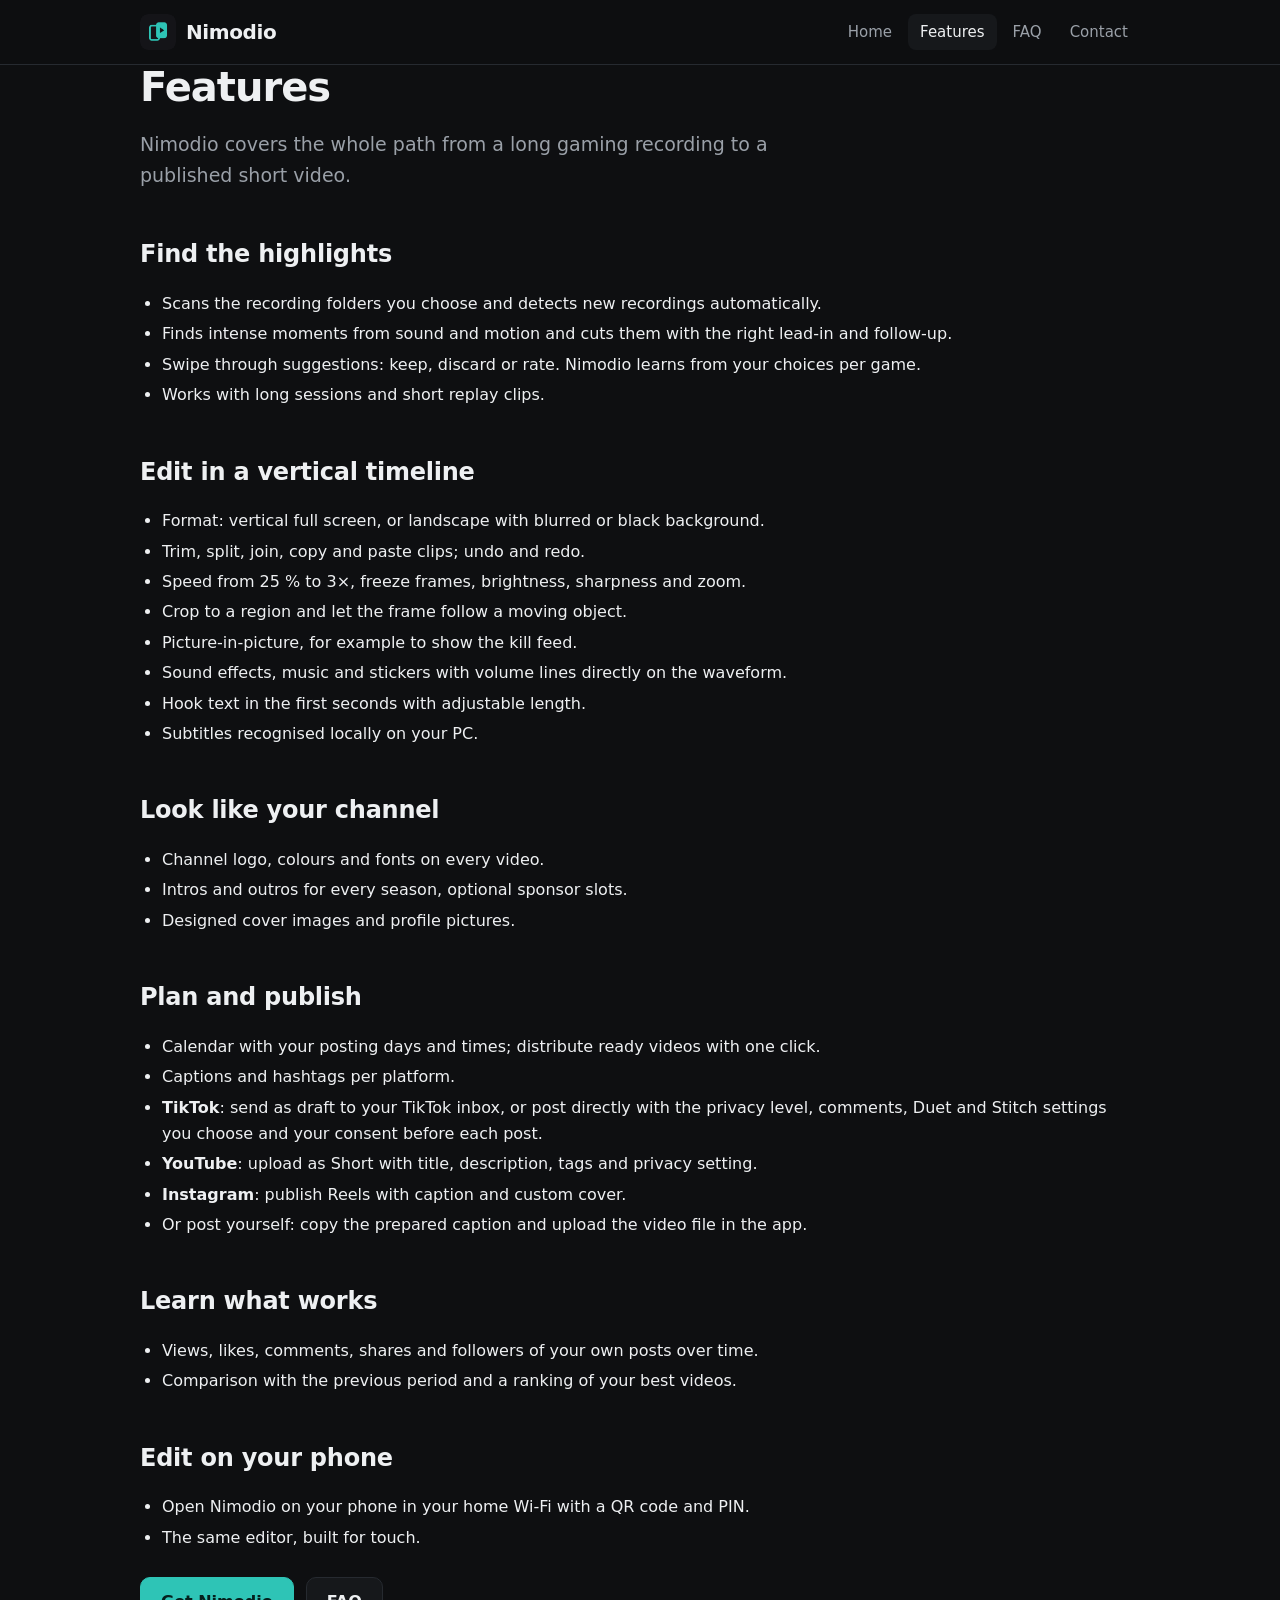
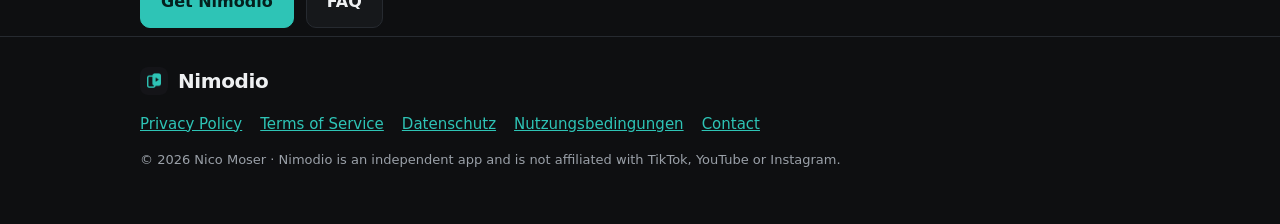
<file: features.html>
<!doctype html>
<html lang="en">
<head>
<meta charset="utf-8">
<meta name="viewport" content="width=device-width, initial-scale=1">
<title>Features · Nimodio</title>
<meta name="description" content="Nimodio is a Windows desktop app that turns gaming recordings into short vertical videos and publishes them to your own TikTok, YouTube and Instagram accounts.">
<link rel="icon" type="image/png" sizes="512x512" href="icon-512.png">
<link rel="icon" type="image/png" sizes="32x32" href="favicon-32.png">
<link rel="shortcut icon" href="favicon.ico">
<link rel="apple-touch-icon" href="apple-touch-icon.png">
<meta property="og:title" content="Features · Nimodio">
<meta property="og:image" content="icon-1024.png">
<link rel="stylesheet" href="style.css">
</head>
<body>
<header class="top"><div class="wrap">
  <a class="brand" href="index.html"><img src="icon-512.png" alt="Nimodio app icon" width="36" height="36">Nimodio</a>
  <nav><a href="index.html">Home</a><a href="features.html" class=on>Features</a><a href="faq.html">FAQ</a><a href="contact.html">Contact</a></nav>
</div></header>
<main class="wrap">
<h1>Features</h1>
<p class="lead">Nimodio covers the whole path from a long gaming recording to a published short video.</p>

<h2>Find the highlights</h2>
<ul>
  <li>Scans the recording folders you choose and detects new recordings automatically.</li>
  <li>Finds intense moments from sound and motion and cuts them with the right lead-in and follow-up.</li>
  <li>Swipe through suggestions: keep, discard or rate. Nimodio learns from your choices per game.</li>
  <li>Works with long sessions and short replay clips.</li>
</ul>

<h2>Edit in a vertical timeline</h2>
<ul>
  <li>Format: vertical full screen, or landscape with blurred or black background.</li>
  <li>Trim, split, join, copy and paste clips; undo and redo.</li>
  <li>Speed from 25 % to 3×, freeze frames, brightness, sharpness and zoom.</li>
  <li>Crop to a region and let the frame follow a moving object.</li>
  <li>Picture-in-picture, for example to show the kill feed.</li>
  <li>Sound effects, music and stickers with volume lines directly on the waveform.</li>
  <li>Hook text in the first seconds with adjustable length.</li>
  <li>Subtitles recognised locally on your PC.</li>
</ul>

<h2>Look like your channel</h2>
<ul>
  <li>Channel logo, colours and fonts on every video.</li>
  <li>Intros and outros for every season, optional sponsor slots.</li>
  <li>Designed cover images and profile pictures.</li>
</ul>

<h2>Plan and publish</h2>
<ul>
  <li>Calendar with your posting days and times; distribute ready videos with one click.</li>
  <li>Captions and hashtags per platform.</li>
  <li><b>TikTok</b>: send as draft to your TikTok inbox, or post directly with the privacy level, comments, Duet and Stitch settings you choose and your consent before each post.</li>
  <li><b>YouTube</b>: upload as Short with title, description, tags and privacy setting.</li>
  <li><b>Instagram</b>: publish Reels with caption and custom cover.</li>
  <li>Or post yourself: copy the prepared caption and upload the video file in the app.</li>
</ul>

<h2>Learn what works</h2>
<ul>
  <li>Views, likes, comments, shares and followers of your own posts over time.</li>
  <li>Comparison with the previous period and a ranking of your best videos.</li>
</ul>

<h2>Edit on your phone</h2>
<ul>
  <li>Open Nimodio on your phone in your home Wi-Fi with a QR code and PIN.</li>
  <li>The same editor, built for touch.</li>
</ul>
<div class="cta"><a class="btn pri" href="contact.html">Get Nimodio</a><a class="btn" href="faq.html">FAQ</a></div>

</main>
<footer><div class="wrap">
  <div class="brand"><img src="icon-512.png" alt="" width="28" height="28">Nimodio</div>
  <div class="links">
    <a href="privacy.html">Privacy Policy</a><a href="terms.html">Terms of Service</a>
    <a href="datenschutz.html">Datenschutz</a><a href="nutzungsbedingungen.html">Nutzungsbedingungen</a>
    <a href="contact.html">Contact</a>
  </div>
  <p class="mut">© 2026 Nico Moser · Nimodio is an independent app and is not affiliated with TikTok, YouTube or Instagram.</p>
</div></footer>
</body>
</html>
</file>
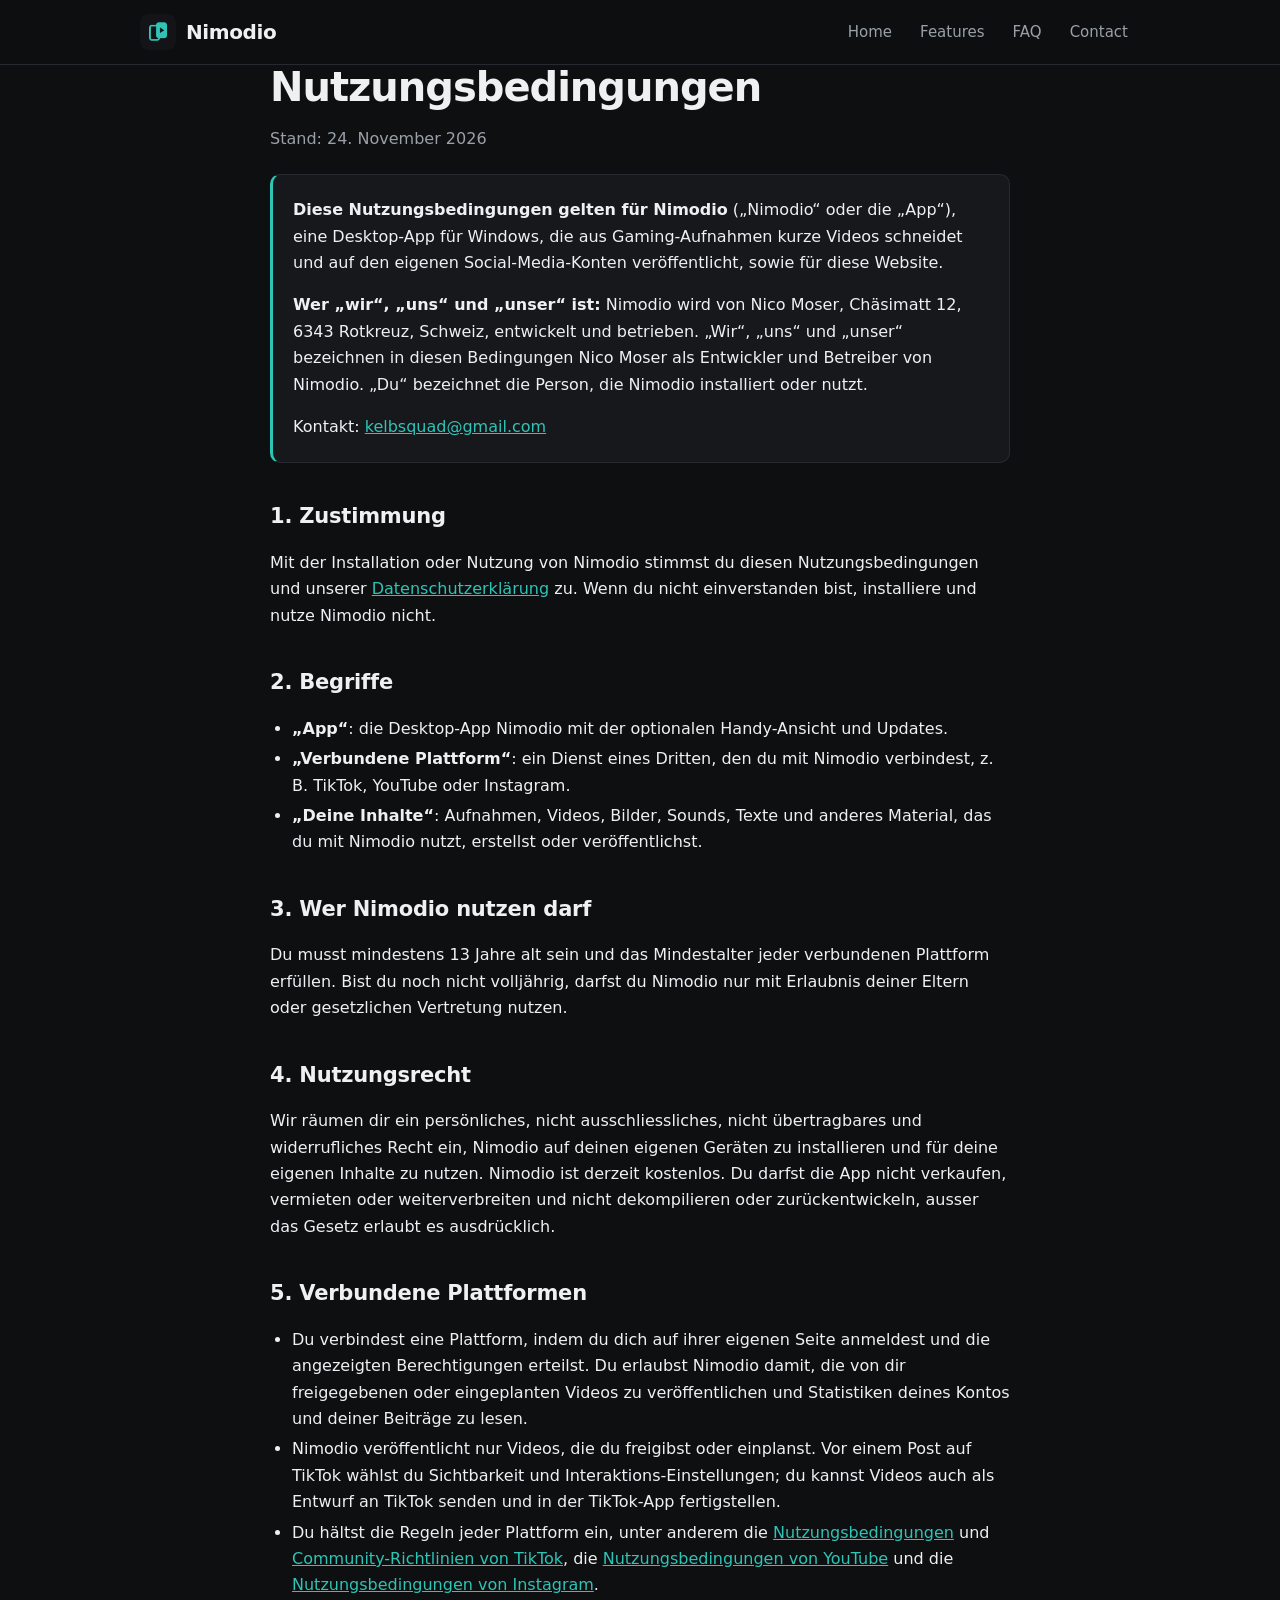
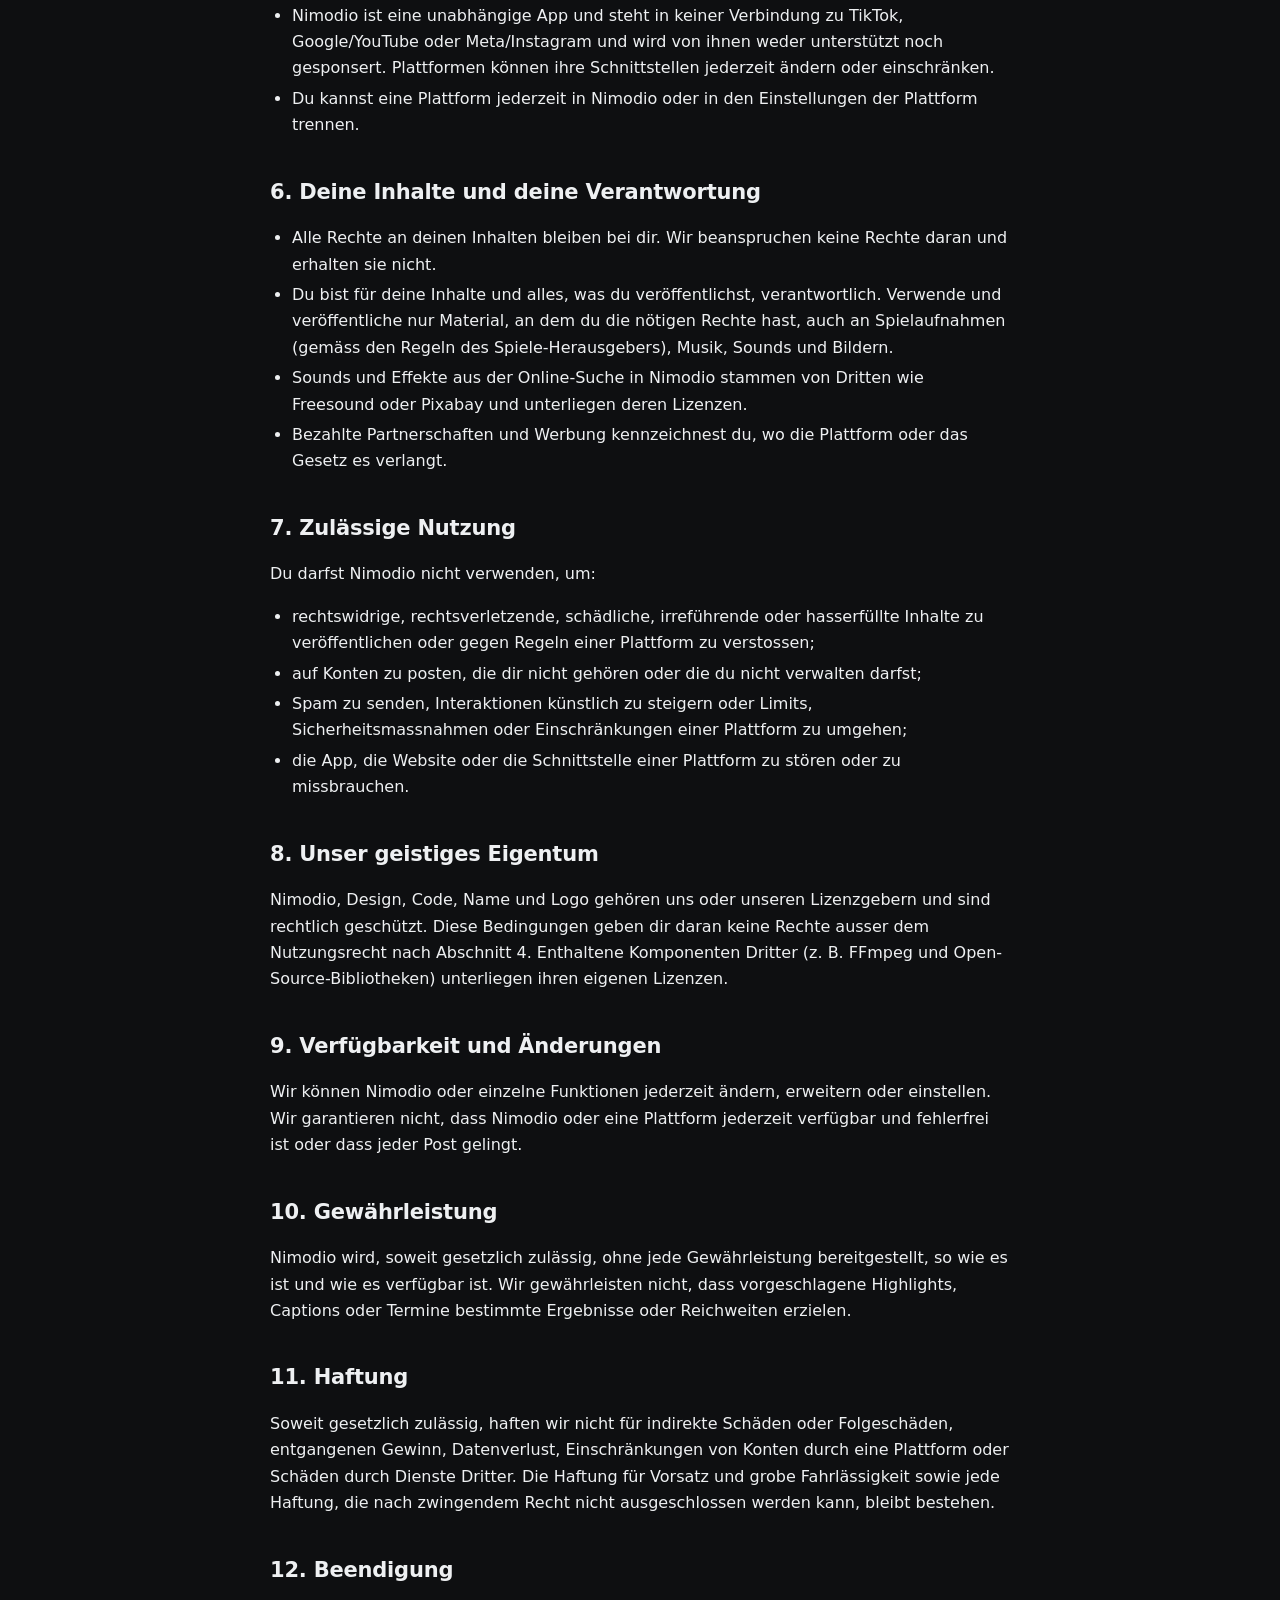
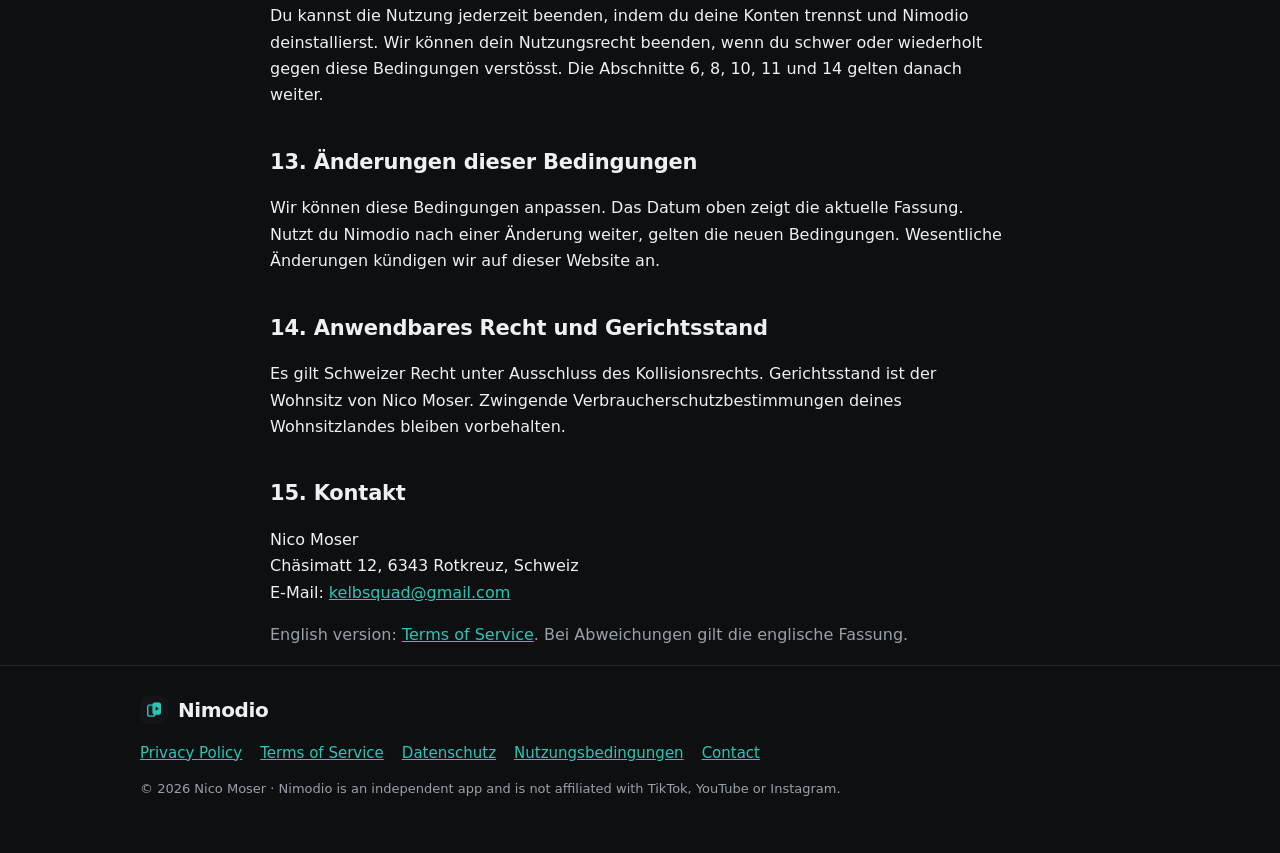
<file: nutzungsbedingungen.html>
<!doctype html>
<html lang="de">
<head>
<meta charset="utf-8">
<meta name="viewport" content="width=device-width, initial-scale=1">
<title>Nutzungsbedingungen · Nimodio</title>
<meta name="description" content="Nimodio is a Windows desktop app that turns gaming recordings into short vertical videos and publishes them to your own TikTok, YouTube and Instagram accounts.">
<link rel="icon" type="image/png" sizes="512x512" href="icon-512.png">
<link rel="icon" type="image/png" sizes="32x32" href="favicon-32.png">
<link rel="shortcut icon" href="favicon.ico">
<link rel="apple-touch-icon" href="apple-touch-icon.png">
<meta property="og:title" content="Nutzungsbedingungen · Nimodio">
<meta property="og:image" content="icon-1024.png">
<link rel="stylesheet" href="style.css">
</head>
<body>
<header class="top"><div class="wrap">
  <a class="brand" href="index.html"><img src="icon-512.png" alt="Nimodio app icon" width="36" height="36">Nimodio</a>
  <nav><a href="index.html">Home</a><a href="features.html">Features</a><a href="faq.html">FAQ</a><a href="contact.html">Contact</a></nav>
</div></header>
<main class="wrap doc">
<h1>Nutzungsbedingungen</h1>
<p class="mut">Stand: 24. November 2026</p>

<div class="callout">
  <p><b>Diese Nutzungsbedingungen gelten für Nimodio</b> („Nimodio“ oder die „App“), eine Desktop-App für Windows, die aus Gaming-Aufnahmen kurze Videos schneidet und auf den eigenen Social-Media-Konten veröffentlicht, sowie für diese Website.</p>
  <p><b>Wer „wir“, „uns“ und „unser“ ist:</b> Nimodio wird von Nico Moser, Chäsimatt 12, 6343 Rotkreuz, Schweiz, entwickelt und betrieben. „Wir“, „uns“ und „unser“ bezeichnen in diesen Bedingungen Nico Moser als Entwickler und Betreiber von Nimodio. „Du“ bezeichnet die Person, die Nimodio installiert oder nutzt.</p>
  <p>Kontakt: <a href="mailto:kelbsquad@gmail.com">kelbsquad@gmail.com</a></p>
</div>

<h2>1. Zustimmung</h2>
<p>Mit der Installation oder Nutzung von Nimodio stimmst du diesen Nutzungsbedingungen und unserer <a href="datenschutz.html">Datenschutzerklärung</a> zu. Wenn du nicht einverstanden bist, installiere und nutze Nimodio nicht.</p>

<h2>2. Begriffe</h2>
<ul>
  <li><b>„App“</b>: die Desktop-App Nimodio mit der optionalen Handy-Ansicht und Updates.</li>
  <li><b>„Verbundene Plattform“</b>: ein Dienst eines Dritten, den du mit Nimodio verbindest, z. B. TikTok, YouTube oder Instagram.</li>
  <li><b>„Deine Inhalte“</b>: Aufnahmen, Videos, Bilder, Sounds, Texte und anderes Material, das du mit Nimodio nutzt, erstellst oder veröffentlichst.</li>
</ul>

<h2>3. Wer Nimodio nutzen darf</h2>
<p>Du musst mindestens 13 Jahre alt sein und das Mindestalter jeder verbundenen Plattform erfüllen. Bist du noch nicht volljährig, darfst du Nimodio nur mit Erlaubnis deiner Eltern oder gesetzlichen Vertretung nutzen.</p>

<h2>4. Nutzungsrecht</h2>
<p>Wir räumen dir ein persönliches, nicht ausschliessliches, nicht übertragbares und widerrufliches Recht ein, Nimodio auf deinen eigenen Geräten zu installieren und für deine eigenen Inhalte zu nutzen. Nimodio ist derzeit kostenlos. Du darfst die App nicht verkaufen, vermieten oder weiterverbreiten und nicht dekompilieren oder zurückentwickeln, ausser das Gesetz erlaubt es ausdrücklich.</p>

<h2>5. Verbundene Plattformen</h2>
<ul>
  <li>Du verbindest eine Plattform, indem du dich auf ihrer eigenen Seite anmeldest und die angezeigten Berechtigungen erteilst. Du erlaubst Nimodio damit, die von dir freigegebenen oder eingeplanten Videos zu veröffentlichen und Statistiken deines Kontos und deiner Beiträge zu lesen.</li>
  <li>Nimodio veröffentlicht nur Videos, die du freigibst oder einplanst. Vor einem Post auf TikTok wählst du Sichtbarkeit und Interaktions-Einstellungen; du kannst Videos auch als Entwurf an TikTok senden und in der TikTok-App fertigstellen.</li>
  <li>Du hältst die Regeln jeder Plattform ein, unter anderem die <a href="https://www.tiktok.com/legal/terms-of-service">Nutzungsbedingungen</a> und <a href="https://www.tiktok.com/community-guidelines">Community-Richtlinien von TikTok</a>, die <a href="https://www.youtube.com/t/terms">Nutzungsbedingungen von YouTube</a> und die <a href="https://help.instagram.com/581066165581870">Nutzungsbedingungen von Instagram</a>.</li>
  <li>Nimodio ist eine unabhängige App und steht in keiner Verbindung zu TikTok, Google/YouTube oder Meta/Instagram und wird von ihnen weder unterstützt noch gesponsert. Plattformen können ihre Schnittstellen jederzeit ändern oder einschränken.</li>
  <li>Du kannst eine Plattform jederzeit in Nimodio oder in den Einstellungen der Plattform trennen.</li>
</ul>

<h2>6. Deine Inhalte und deine Verantwortung</h2>
<ul>
  <li>Alle Rechte an deinen Inhalten bleiben bei dir. Wir beanspruchen keine Rechte daran und erhalten sie nicht.</li>
  <li>Du bist für deine Inhalte und alles, was du veröffentlichst, verantwortlich. Verwende und veröffentliche nur Material, an dem du die nötigen Rechte hast, auch an Spielaufnahmen (gemäss den Regeln des Spiele-Herausgebers), Musik, Sounds und Bildern.</li>
  <li>Sounds und Effekte aus der Online-Suche in Nimodio stammen von Dritten wie Freesound oder Pixabay und unterliegen deren Lizenzen.</li>
  <li>Bezahlte Partnerschaften und Werbung kennzeichnest du, wo die Plattform oder das Gesetz es verlangt.</li>
</ul>

<h2>7. Zulässige Nutzung</h2>
<p>Du darfst Nimodio nicht verwenden, um:</p>
<ul>
  <li>rechtswidrige, rechtsverletzende, schädliche, irreführende oder hasserfüllte Inhalte zu veröffentlichen oder gegen Regeln einer Plattform zu verstossen;</li>
  <li>auf Konten zu posten, die dir nicht gehören oder die du nicht verwalten darfst;</li>
  <li>Spam zu senden, Interaktionen künstlich zu steigern oder Limits, Sicherheitsmassnahmen oder Einschränkungen einer Plattform zu umgehen;</li>
  <li>die App, die Website oder die Schnittstelle einer Plattform zu stören oder zu missbrauchen.</li>
</ul>

<h2>8. Unser geistiges Eigentum</h2>
<p>Nimodio, Design, Code, Name und Logo gehören uns oder unseren Lizenzgebern und sind rechtlich geschützt. Diese Bedingungen geben dir daran keine Rechte ausser dem Nutzungsrecht nach Abschnitt 4. Enthaltene Komponenten Dritter (z. B. FFmpeg und Open-Source-Bibliotheken) unterliegen ihren eigenen Lizenzen.</p>

<h2>9. Verfügbarkeit und Änderungen</h2>
<p>Wir können Nimodio oder einzelne Funktionen jederzeit ändern, erweitern oder einstellen. Wir garantieren nicht, dass Nimodio oder eine Plattform jederzeit verfügbar und fehlerfrei ist oder dass jeder Post gelingt.</p>

<h2>10. Gewährleistung</h2>
<p>Nimodio wird, soweit gesetzlich zulässig, ohne jede Gewährleistung bereitgestellt, so wie es ist und wie es verfügbar ist. Wir gewährleisten nicht, dass vorgeschlagene Highlights, Captions oder Termine bestimmte Ergebnisse oder Reichweiten erzielen.</p>

<h2>11. Haftung</h2>
<p>Soweit gesetzlich zulässig, haften wir nicht für indirekte Schäden oder Folgeschäden, entgangenen Gewinn, Datenverlust, Einschränkungen von Konten durch eine Plattform oder Schäden durch Dienste Dritter. Die Haftung für Vorsatz und grobe Fahrlässigkeit sowie jede Haftung, die nach zwingendem Recht nicht ausgeschlossen werden kann, bleibt bestehen.</p>

<h2>12. Beendigung</h2>
<p>Du kannst die Nutzung jederzeit beenden, indem du deine Konten trennst und Nimodio deinstallierst. Wir können dein Nutzungsrecht beenden, wenn du schwer oder wiederholt gegen diese Bedingungen verstösst. Die Abschnitte 6, 8, 10, 11 und 14 gelten danach weiter.</p>

<h2>13. Änderungen dieser Bedingungen</h2>
<p>Wir können diese Bedingungen anpassen. Das Datum oben zeigt die aktuelle Fassung. Nutzt du Nimodio nach einer Änderung weiter, gelten die neuen Bedingungen. Wesentliche Änderungen kündigen wir auf dieser Website an.</p>

<h2>14. Anwendbares Recht und Gerichtsstand</h2>
<p>Es gilt Schweizer Recht unter Ausschluss des Kollisionsrechts. Gerichtsstand ist der Wohnsitz von Nico Moser. Zwingende Verbraucherschutzbestimmungen deines Wohnsitzlandes bleiben vorbehalten.</p>

<h2>15. Kontakt</h2>
<p>Nico Moser<br>Chäsimatt 12, 6343 Rotkreuz, Schweiz<br>E-Mail: <a href="mailto:kelbsquad@gmail.com">kelbsquad@gmail.com</a></p>
<p class="mut">English version: <a href="terms.html">Terms of Service</a>. Bei Abweichungen gilt die englische Fassung.</p>

</main>
<footer><div class="wrap">
  <div class="brand"><img src="icon-512.png" alt="" width="28" height="28">Nimodio</div>
  <div class="links">
    <a href="privacy.html">Privacy Policy</a><a href="terms.html">Terms of Service</a>
    <a href="datenschutz.html">Datenschutz</a><a href="nutzungsbedingungen.html">Nutzungsbedingungen</a>
    <a href="contact.html">Contact</a>
  </div>
  <p class="mut">© 2026 Nico Moser · Nimodio is an independent app and is not affiliated with TikTok, YouTube or Instagram.</p>
</div></footer>
</body>
</html>
</file>
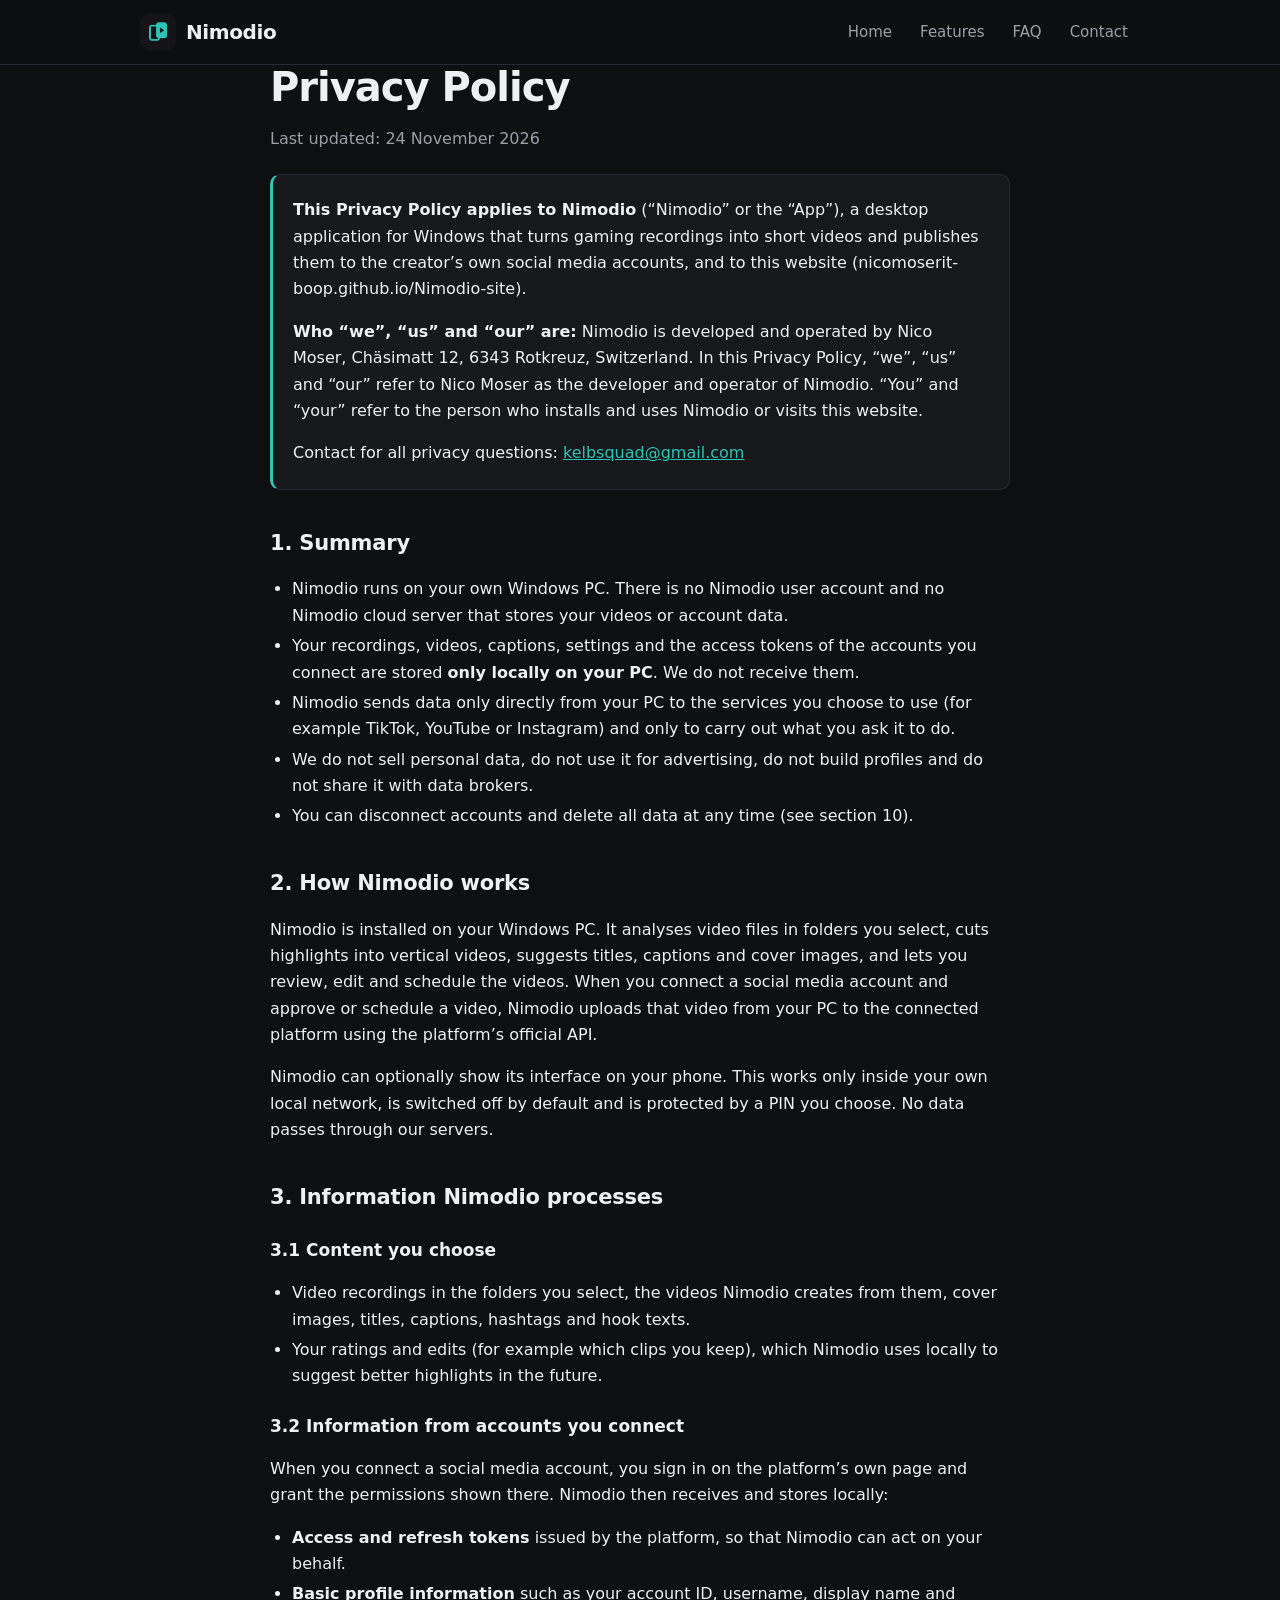
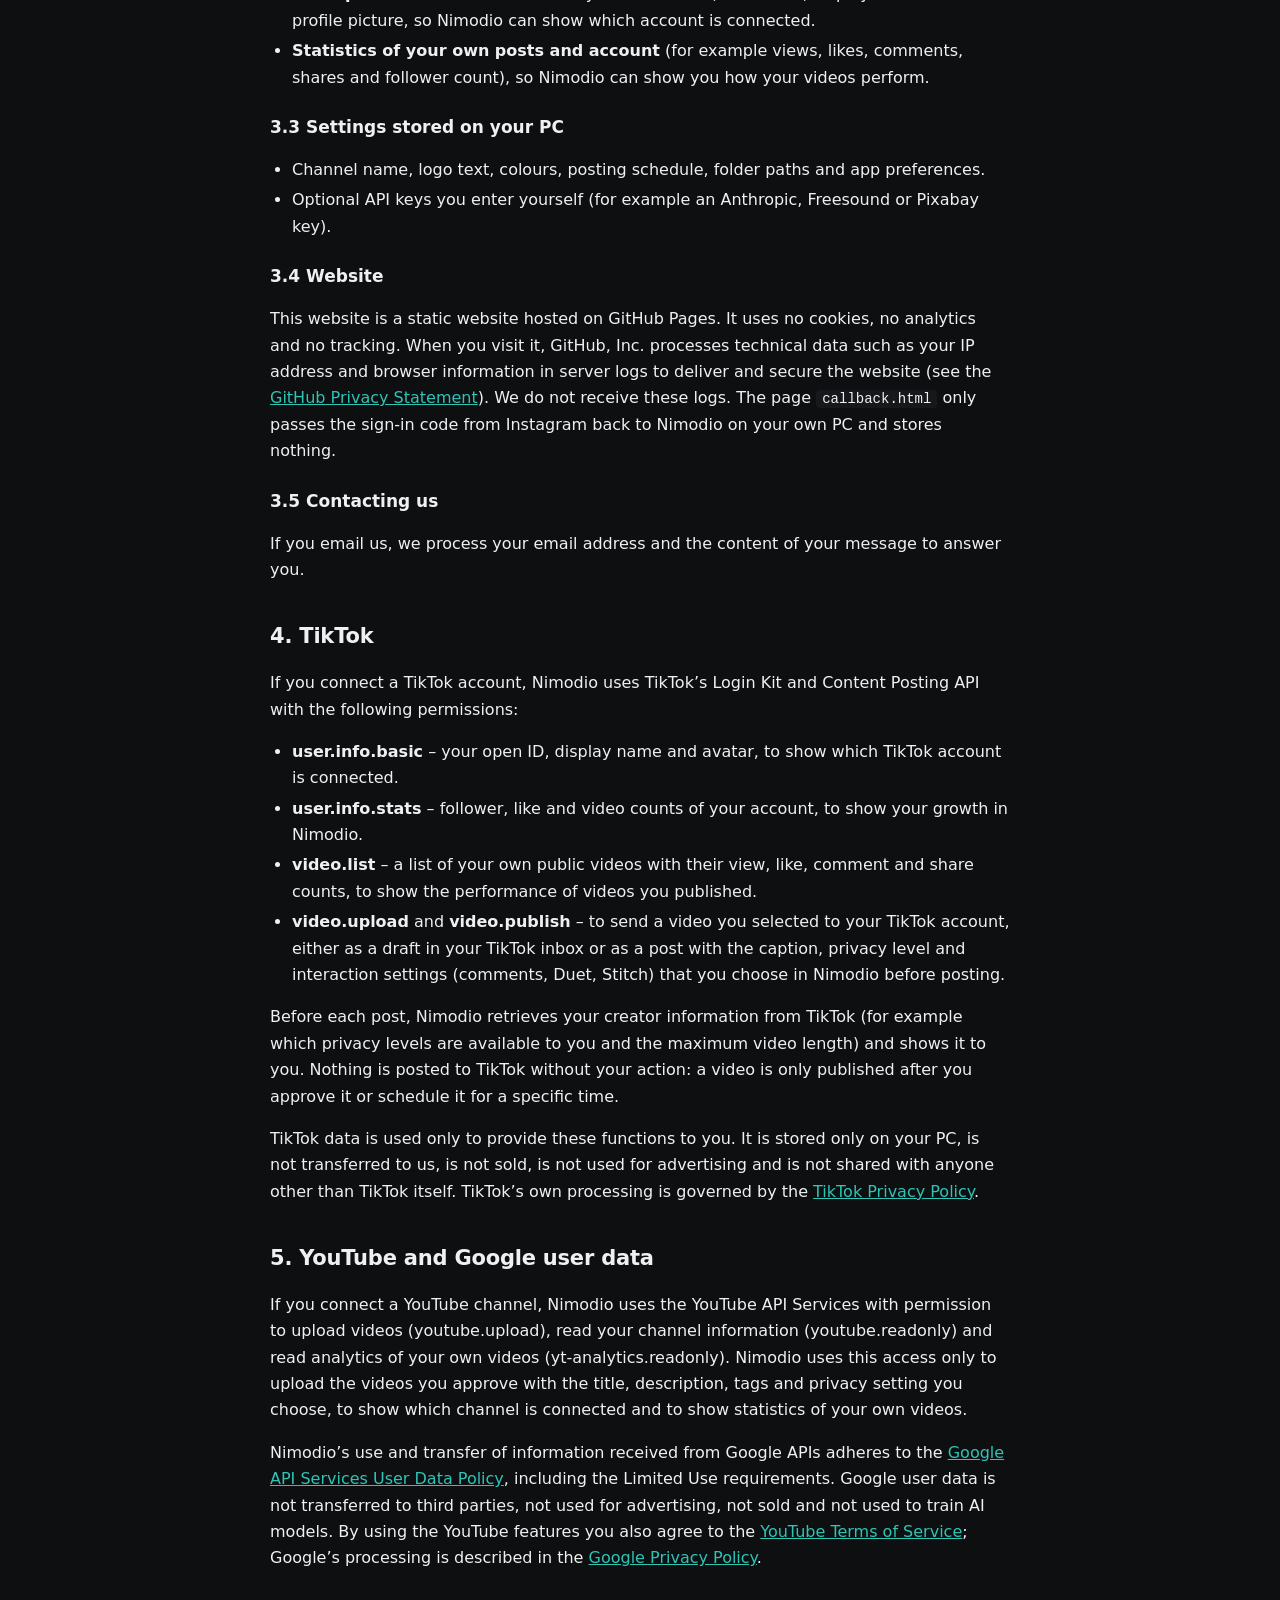
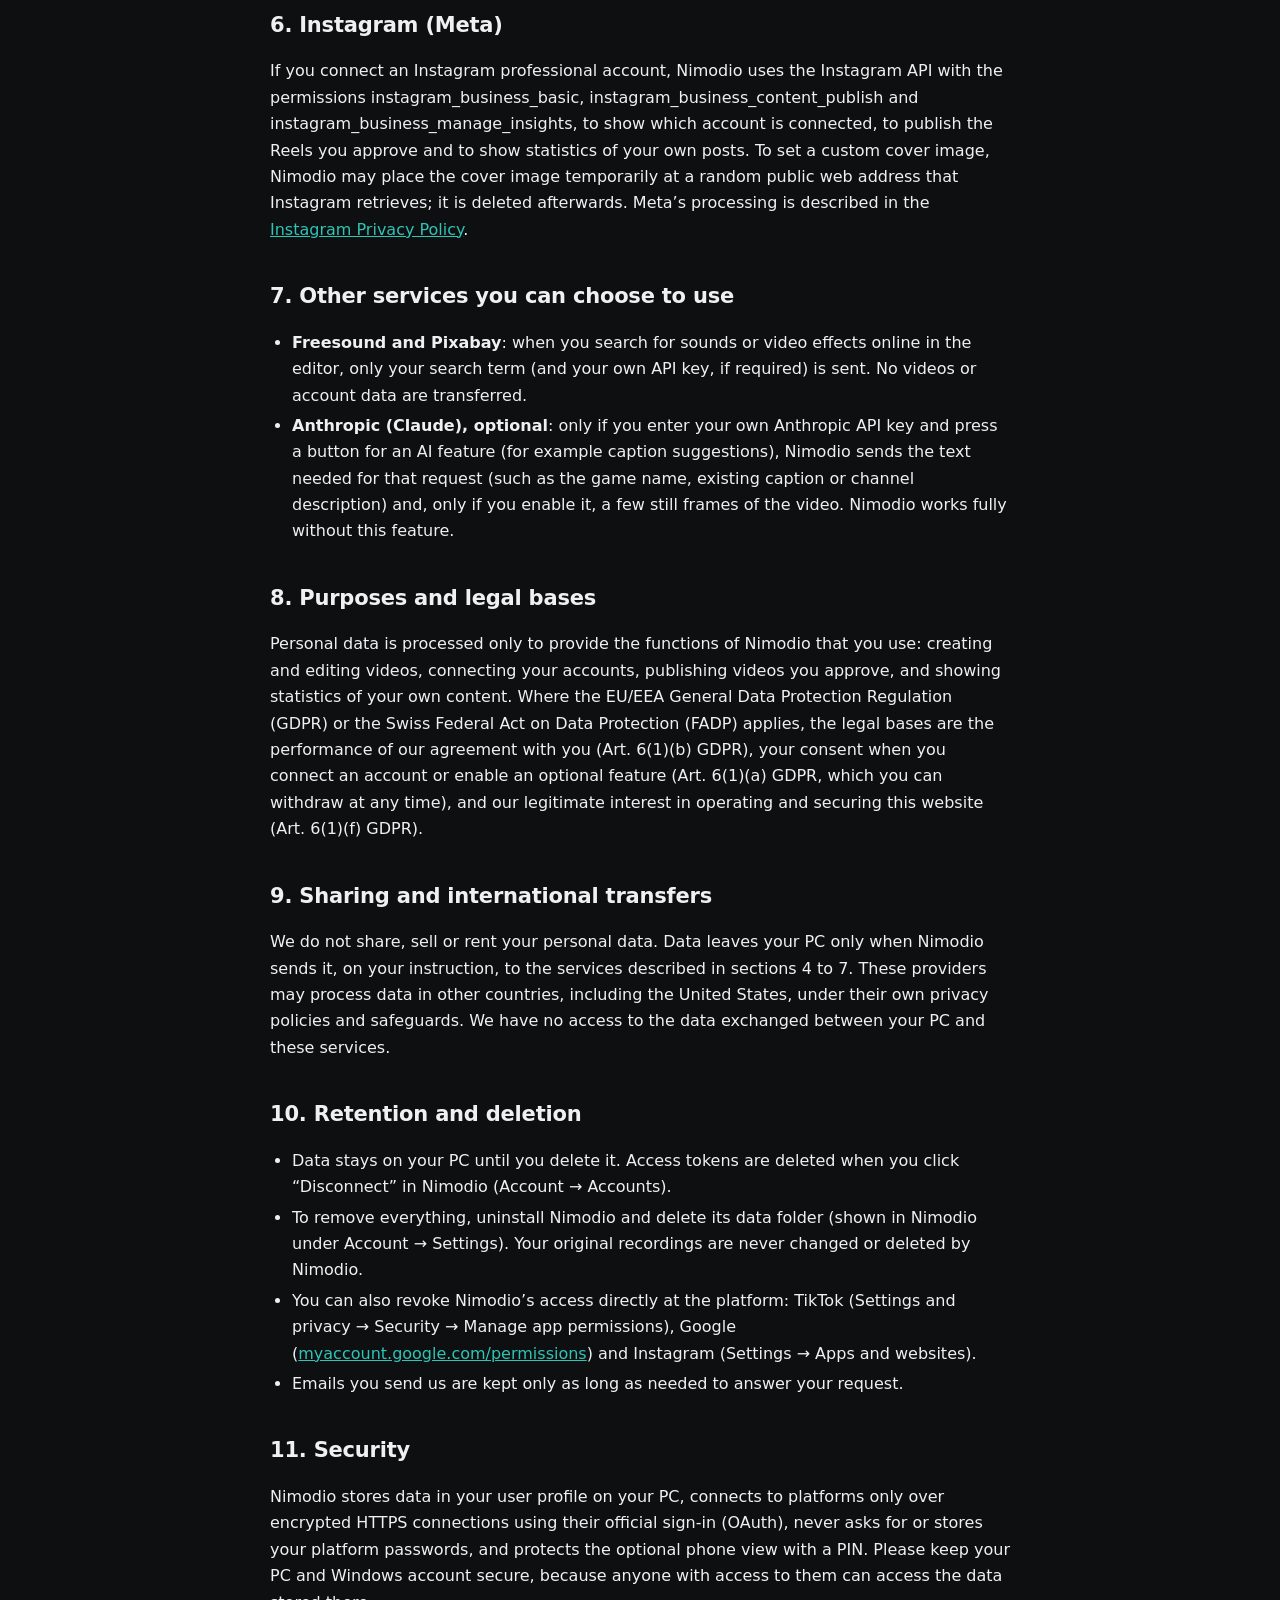
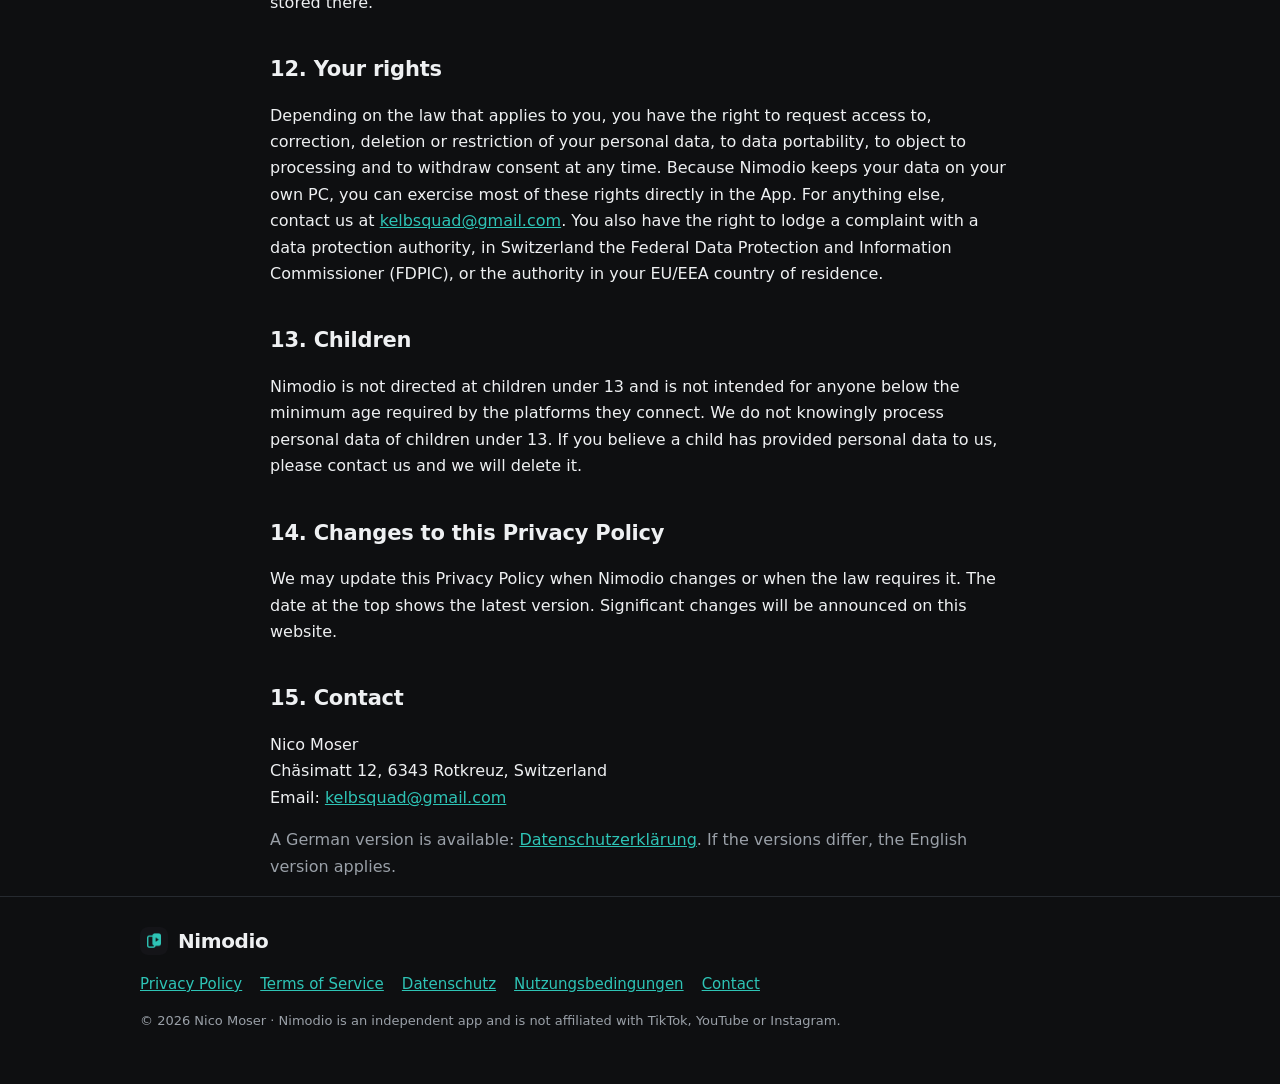
<file: privacy.html>
<!doctype html>
<html lang="en">
<head>
<meta charset="utf-8">
<meta name="viewport" content="width=device-width, initial-scale=1">
<title>Privacy Policy · Nimodio</title>
<meta name="description" content="Nimodio is a Windows desktop app that turns gaming recordings into short vertical videos and publishes them to your own TikTok, YouTube and Instagram accounts.">
<link rel="icon" type="image/png" sizes="512x512" href="icon-512.png">
<link rel="icon" type="image/png" sizes="32x32" href="favicon-32.png">
<link rel="shortcut icon" href="favicon.ico">
<link rel="apple-touch-icon" href="apple-touch-icon.png">
<meta property="og:title" content="Privacy Policy · Nimodio">
<meta property="og:image" content="icon-1024.png">
<link rel="stylesheet" href="style.css">
</head>
<body>
<header class="top"><div class="wrap">
  <a class="brand" href="index.html"><img src="icon-512.png" alt="Nimodio app icon" width="36" height="36">Nimodio</a>
  <nav><a href="index.html">Home</a><a href="features.html">Features</a><a href="faq.html">FAQ</a><a href="contact.html">Contact</a></nav>
</div></header>
<main class="wrap doc">
<h1>Privacy Policy</h1>
<p class="mut">Last updated: 24 November 2026</p>

<div class="callout">
  <p><b>This Privacy Policy applies to Nimodio</b> (“Nimodio” or the “App”), a desktop application for Windows that turns gaming recordings into short videos and publishes them to the creator’s own social media accounts, and to this website (nicomoserit-boop.github.io/Nimodio-site).</p>
  <p><b>Who “we”, “us” and “our” are:</b> Nimodio is developed and operated by Nico Moser, Chäsimatt 12, 6343 Rotkreuz, Switzerland. In this Privacy Policy, “we”, “us” and “our” refer to Nico Moser as the developer and operator of Nimodio. “You” and “your” refer to the person who installs and uses Nimodio or visits this website.</p>
  <p>Contact for all privacy questions: <a href="mailto:kelbsquad@gmail.com">kelbsquad@gmail.com</a></p>
</div>

<h2 id="summary">1. Summary</h2>
<ul>
  <li>Nimodio runs on your own Windows PC. There is no Nimodio user account and no Nimodio cloud server that stores your videos or account data.</li>
  <li>Your recordings, videos, captions, settings and the access tokens of the accounts you connect are stored <b>only locally on your PC</b>. We do not receive them.</li>
  <li>Nimodio sends data only directly from your PC to the services you choose to use (for example TikTok, YouTube or Instagram) and only to carry out what you ask it to do.</li>
  <li>We do not sell personal data, do not use it for advertising, do not build profiles and do not share it with data brokers.</li>
  <li>You can disconnect accounts and delete all data at any time (see section 10).</li>
</ul>

<h2 id="how">2. How Nimodio works</h2>
<p>Nimodio is installed on your Windows PC. It analyses video files in folders you select, cuts highlights into vertical videos, suggests titles, captions and cover images, and lets you review, edit and schedule the videos. When you connect a social media account and approve or schedule a video, Nimodio uploads that video from your PC to the connected platform using the platform’s official API.</p>
<p>Nimodio can optionally show its interface on your phone. This works only inside your own local network, is switched off by default and is protected by a PIN you choose. No data passes through our servers.</p>

<h2 id="data">3. Information Nimodio processes</h2>
<h3>3.1 Content you choose</h3>
<ul>
  <li>Video recordings in the folders you select, the videos Nimodio creates from them, cover images, titles, captions, hashtags and hook texts.</li>
  <li>Your ratings and edits (for example which clips you keep), which Nimodio uses locally to suggest better highlights in the future.</li>
</ul>
<h3>3.2 Information from accounts you connect</h3>
<p>When you connect a social media account, you sign in on the platform’s own page and grant the permissions shown there. Nimodio then receives and stores locally:</p>
<ul>
  <li><b>Access and refresh tokens</b> issued by the platform, so that Nimodio can act on your behalf.</li>
  <li><b>Basic profile information</b> such as your account ID, username, display name and profile picture, so Nimodio can show which account is connected.</li>
  <li><b>Statistics of your own posts and account</b> (for example views, likes, comments, shares and follower count), so Nimodio can show you how your videos perform.</li>
</ul>
<h3>3.3 Settings stored on your PC</h3>
<ul>
  <li>Channel name, logo text, colours, posting schedule, folder paths and app preferences.</li>
  <li>Optional API keys you enter yourself (for example an Anthropic, Freesound or Pixabay key).</li>
</ul>
<h3>3.4 Website</h3>
<p>This website is a static website hosted on GitHub Pages. It uses no cookies, no analytics and no tracking. When you visit it, GitHub, Inc. processes technical data such as your IP address and browser information in server logs to deliver and secure the website (see the <a href="https://docs.github.com/en/site-policy/privacy-policies/github-general-privacy-statement">GitHub Privacy Statement</a>). We do not receive these logs. The page <code>callback.html</code> only passes the sign-in code from Instagram back to Nimodio on your own PC and stores nothing.</p>
<h3>3.5 Contacting us</h3>
<p>If you email us, we process your email address and the content of your message to answer you.</p>

<h2 id="tiktok">4. TikTok</h2>
<p>If you connect a TikTok account, Nimodio uses TikTok’s Login Kit and Content Posting API with the following permissions:</p>
<ul>
  <li><b>user.info.basic</b> – your open ID, display name and avatar, to show which TikTok account is connected.</li>
  <li><b>user.info.stats</b> – follower, like and video counts of your account, to show your growth in Nimodio.</li>
  <li><b>video.list</b> – a list of your own public videos with their view, like, comment and share counts, to show the performance of videos you published.</li>
  <li><b>video.upload</b> and <b>video.publish</b> – to send a video you selected to your TikTok account, either as a draft in your TikTok inbox or as a post with the caption, privacy level and interaction settings (comments, Duet, Stitch) that you choose in Nimodio before posting.</li>
</ul>
<p>Before each post, Nimodio retrieves your creator information from TikTok (for example which privacy levels are available to you and the maximum video length) and shows it to you. Nothing is posted to TikTok without your action: a video is only published after you approve it or schedule it for a specific time.</p>
<p>TikTok data is used only to provide these functions to you. It is stored only on your PC, is not transferred to us, is not sold, is not used for advertising and is not shared with anyone other than TikTok itself. TikTok’s own processing is governed by the <a href="https://www.tiktok.com/legal/privacy-policy">TikTok Privacy Policy</a>.</p>

<h2 id="google">5. YouTube and Google user data</h2>
<p>If you connect a YouTube channel, Nimodio uses the YouTube API Services with permission to upload videos (youtube.upload), read your channel information (youtube.readonly) and read analytics of your own videos (yt-analytics.readonly). Nimodio uses this access only to upload the videos you approve with the title, description, tags and privacy setting you choose, to show which channel is connected and to show statistics of your own videos.</p>
<p>Nimodio’s use and transfer of information received from Google APIs adheres to the <a href="https://developers.google.com/terms/api-services-user-data-policy">Google API Services User Data Policy</a>, including the Limited Use requirements. Google user data is not transferred to third parties, not used for advertising, not sold and not used to train AI models. By using the YouTube features you also agree to the <a href="https://www.youtube.com/t/terms">YouTube Terms of Service</a>; Google’s processing is described in the <a href="https://policies.google.com/privacy">Google Privacy Policy</a>.</p>

<h2 id="instagram">6. Instagram (Meta)</h2>
<p>If you connect an Instagram professional account, Nimodio uses the Instagram API with the permissions instagram_business_basic, instagram_business_content_publish and instagram_business_manage_insights, to show which account is connected, to publish the Reels you approve and to show statistics of your own posts. To set a custom cover image, Nimodio may place the cover image temporarily at a random public web address that Instagram retrieves; it is deleted afterwards. Meta’s processing is described in the <a href="https://privacycenter.instagram.com/policy">Instagram Privacy Policy</a>.</p>

<h2 id="others">7. Other services you can choose to use</h2>
<ul>
  <li><b>Freesound and Pixabay</b>: when you search for sounds or video effects online in the editor, only your search term (and your own API key, if required) is sent. No videos or account data are transferred.</li>
  <li><b>Anthropic (Claude), optional</b>: only if you enter your own Anthropic API key and press a button for an AI feature (for example caption suggestions), Nimodio sends the text needed for that request (such as the game name, existing caption or channel description) and, only if you enable it, a few still frames of the video. Nimodio works fully without this feature.</li>
</ul>

<h2 id="purposes">8. Purposes and legal bases</h2>
<p>Personal data is processed only to provide the functions of Nimodio that you use: creating and editing videos, connecting your accounts, publishing videos you approve, and showing statistics of your own content. Where the EU/EEA General Data Protection Regulation (GDPR) or the Swiss Federal Act on Data Protection (FADP) applies, the legal bases are the performance of our agreement with you (Art. 6(1)(b) GDPR), your consent when you connect an account or enable an optional feature (Art. 6(1)(a) GDPR, which you can withdraw at any time), and our legitimate interest in operating and securing this website (Art. 6(1)(f) GDPR).</p>

<h2 id="sharing">9. Sharing and international transfers</h2>
<p>We do not share, sell or rent your personal data. Data leaves your PC only when Nimodio sends it, on your instruction, to the services described in sections 4 to 7. These providers may process data in other countries, including the United States, under their own privacy policies and safeguards. We have no access to the data exchanged between your PC and these services.</p>

<h2 id="retention">10. Retention and deletion</h2>
<ul>
  <li>Data stays on your PC until you delete it. Access tokens are deleted when you click “Disconnect” in Nimodio (Account → Accounts).</li>
  <li>To remove everything, uninstall Nimodio and delete its data folder (shown in Nimodio under Account → Settings). Your original recordings are never changed or deleted by Nimodio.</li>
  <li>You can also revoke Nimodio’s access directly at the platform: TikTok (Settings and privacy → Security → Manage app permissions), Google (<a href="https://myaccount.google.com/permissions">myaccount.google.com/permissions</a>) and Instagram (Settings → Apps and websites).</li>
  <li>Emails you send us are kept only as long as needed to answer your request.</li>
</ul>

<h2 id="security">11. Security</h2>
<p>Nimodio stores data in your user profile on your PC, connects to platforms only over encrypted HTTPS connections using their official sign-in (OAuth), never asks for or stores your platform passwords, and protects the optional phone view with a PIN. Please keep your PC and Windows account secure, because anyone with access to them can access the data stored there.</p>

<h2 id="rights">12. Your rights</h2>
<p>Depending on the law that applies to you, you have the right to request access to, correction, deletion or restriction of your personal data, to data portability, to object to processing and to withdraw consent at any time. Because Nimodio keeps your data on your own PC, you can exercise most of these rights directly in the App. For anything else, contact us at <a href="mailto:kelbsquad@gmail.com">kelbsquad@gmail.com</a>. You also have the right to lodge a complaint with a data protection authority, in Switzerland the Federal Data Protection and Information Commissioner (FDPIC), or the authority in your EU/EEA country of residence.</p>

<h2 id="children">13. Children</h2>
<p>Nimodio is not directed at children under 13 and is not intended for anyone below the minimum age required by the platforms they connect. We do not knowingly process personal data of children under 13. If you believe a child has provided personal data to us, please contact us and we will delete it.</p>

<h2 id="changes">14. Changes to this Privacy Policy</h2>
<p>We may update this Privacy Policy when Nimodio changes or when the law requires it. The date at the top shows the latest version. Significant changes will be announced on this website.</p>

<h2 id="contact">15. Contact</h2>
<p>Nico Moser<br>Chäsimatt 12, 6343 Rotkreuz, Switzerland<br>Email: <a href="mailto:kelbsquad@gmail.com">kelbsquad@gmail.com</a></p>
<p class="mut">A German version is available: <a href="datenschutz.html">Datenschutzerklärung</a>. If the versions differ, the English version applies.</p>

</main>
<footer><div class="wrap">
  <div class="brand"><img src="icon-512.png" alt="" width="28" height="28">Nimodio</div>
  <div class="links">
    <a href="privacy.html">Privacy Policy</a><a href="terms.html">Terms of Service</a>
    <a href="datenschutz.html">Datenschutz</a><a href="nutzungsbedingungen.html">Nutzungsbedingungen</a>
    <a href="contact.html">Contact</a>
  </div>
  <p class="mut">© 2026 Nico Moser · Nimodio is an independent app and is not affiliated with TikTok, YouTube or Instagram.</p>
</div></footer>
</body>
</html>
</file>
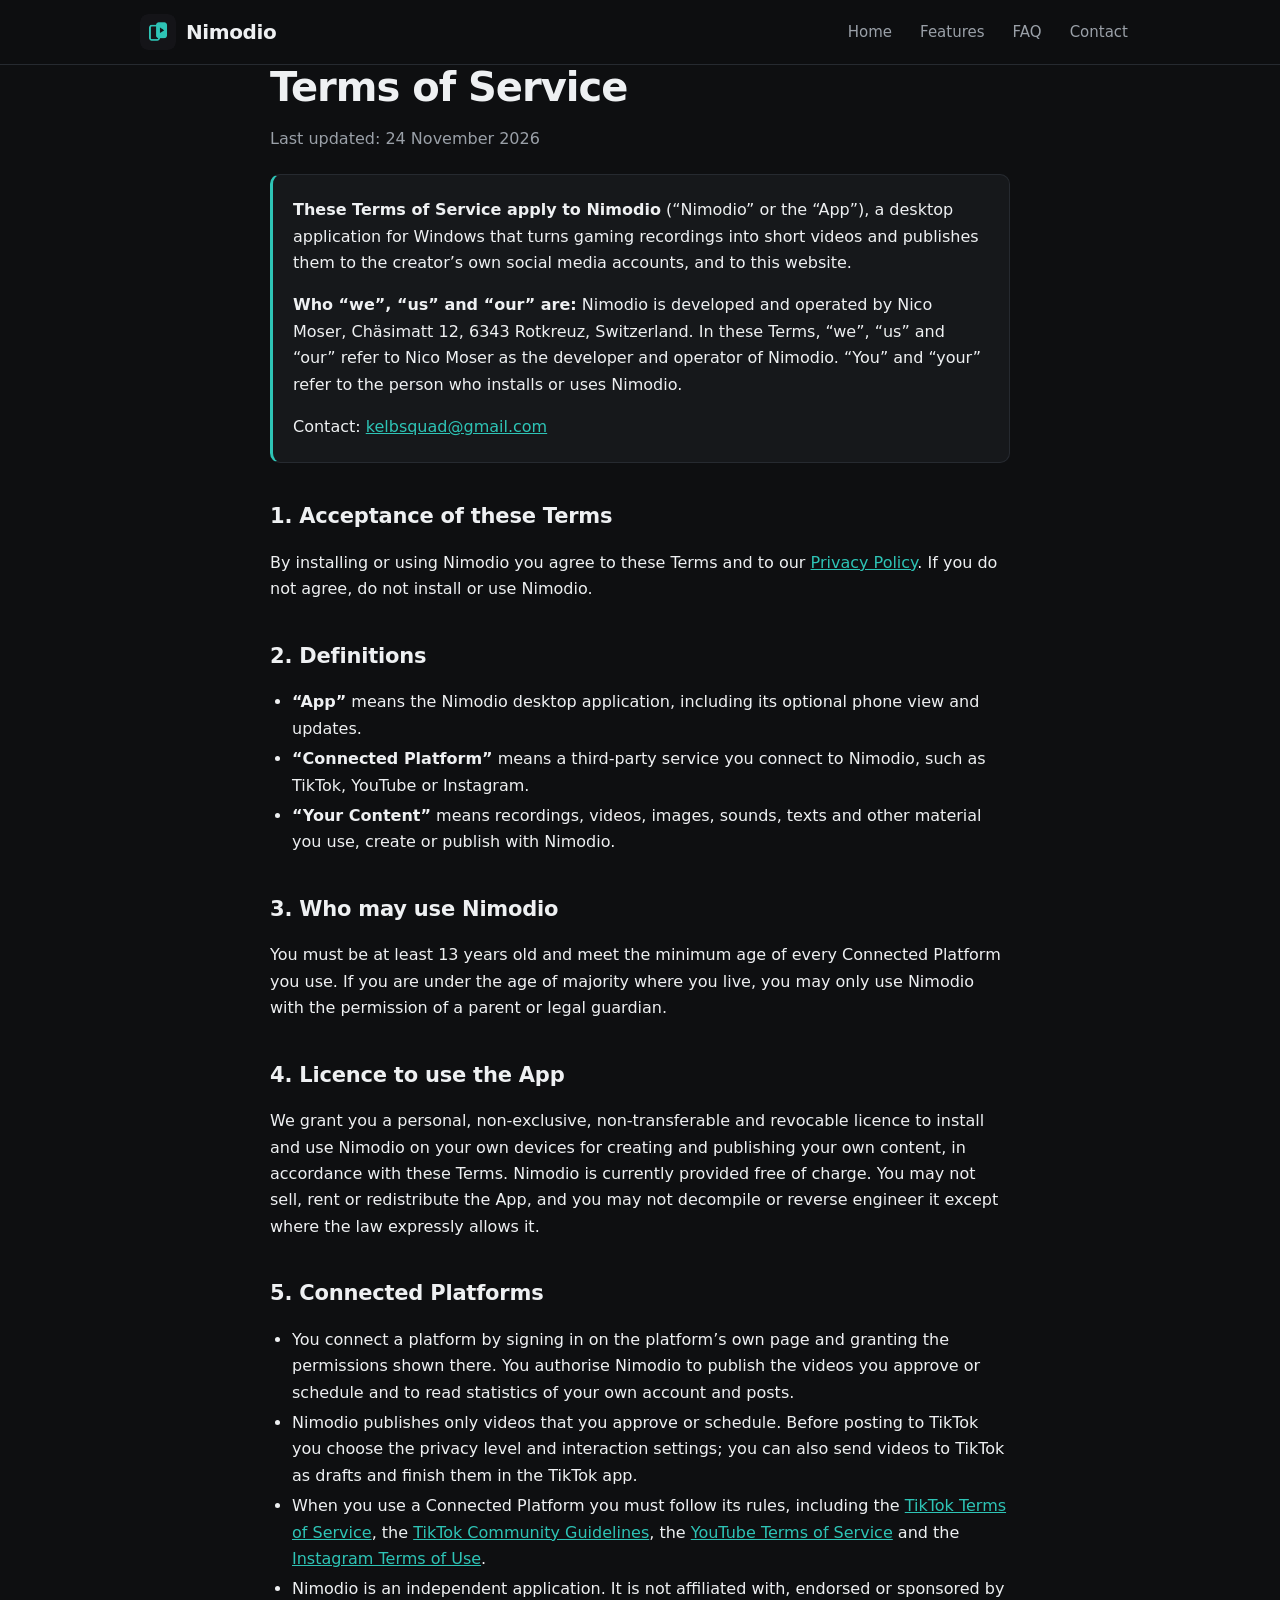
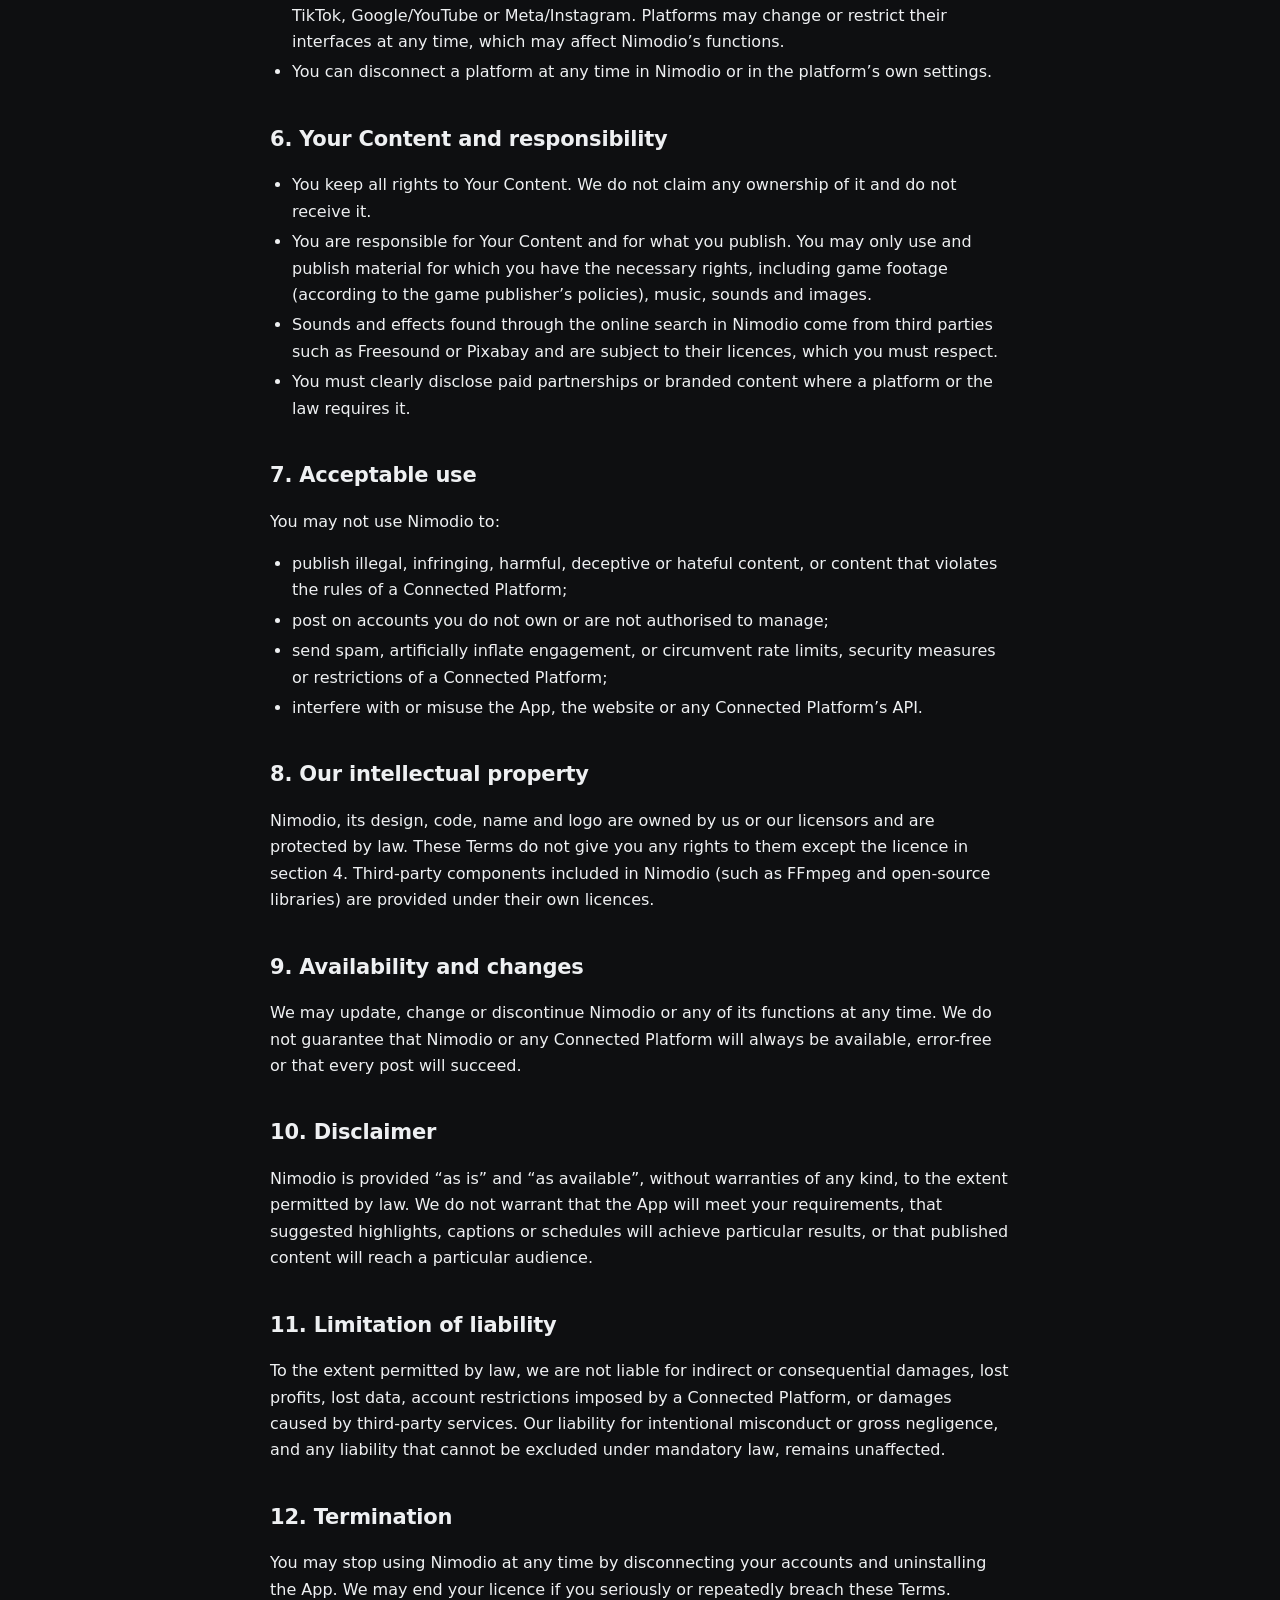
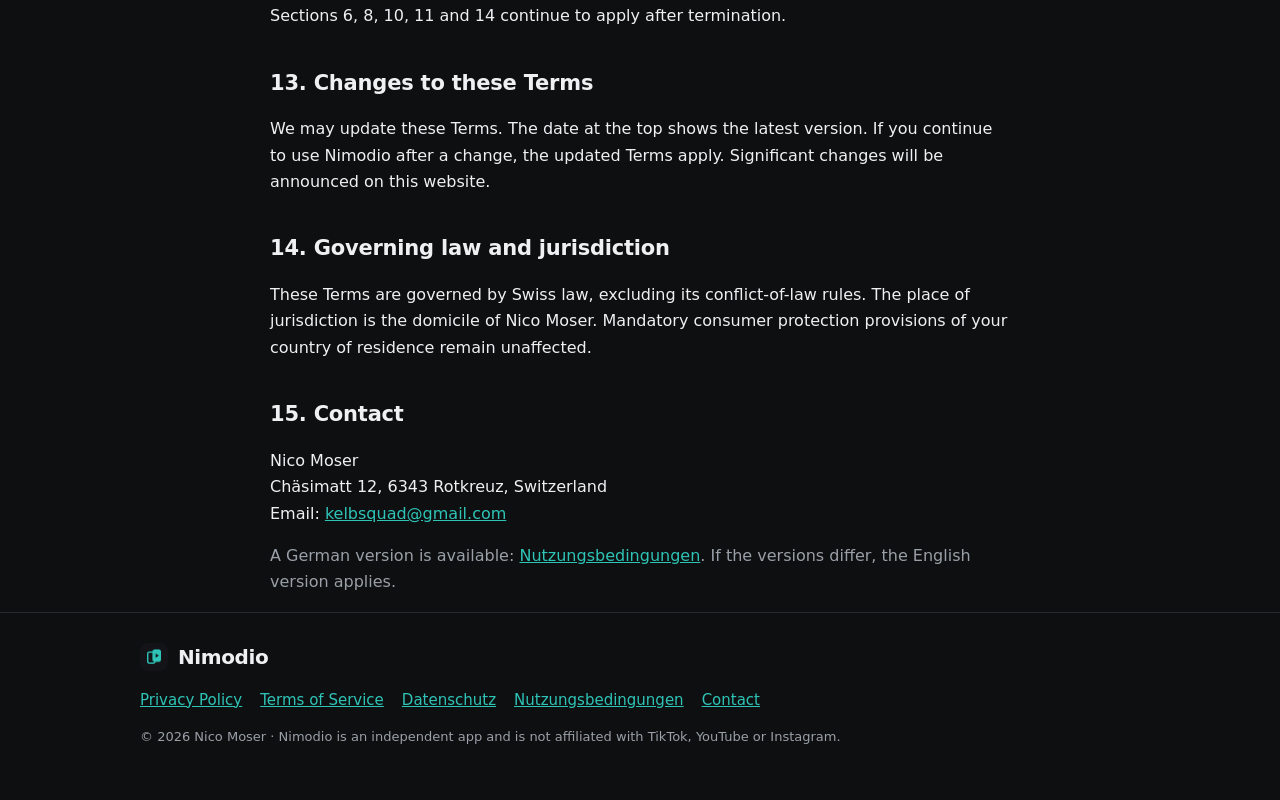
<file: terms.html>
<!doctype html>
<html lang="en">
<head>
<meta charset="utf-8">
<meta name="viewport" content="width=device-width, initial-scale=1">
<title>Terms of Service · Nimodio</title>
<meta name="description" content="Nimodio is a Windows desktop app that turns gaming recordings into short vertical videos and publishes them to your own TikTok, YouTube and Instagram accounts.">
<link rel="icon" type="image/png" sizes="512x512" href="icon-512.png">
<link rel="icon" type="image/png" sizes="32x32" href="favicon-32.png">
<link rel="shortcut icon" href="favicon.ico">
<link rel="apple-touch-icon" href="apple-touch-icon.png">
<meta property="og:title" content="Terms of Service · Nimodio">
<meta property="og:image" content="icon-1024.png">
<link rel="stylesheet" href="style.css">
</head>
<body>
<header class="top"><div class="wrap">
  <a class="brand" href="index.html"><img src="icon-512.png" alt="Nimodio app icon" width="36" height="36">Nimodio</a>
  <nav><a href="index.html">Home</a><a href="features.html">Features</a><a href="faq.html">FAQ</a><a href="contact.html">Contact</a></nav>
</div></header>
<main class="wrap doc">
<h1>Terms of Service</h1>
<p class="mut">Last updated: 24 November 2026</p>

<div class="callout">
  <p><b>These Terms of Service apply to Nimodio</b> (“Nimodio” or the “App”), a desktop application for Windows that turns gaming recordings into short videos and publishes them to the creator’s own social media accounts, and to this website.</p>
  <p><b>Who “we”, “us” and “our” are:</b> Nimodio is developed and operated by Nico Moser, Chäsimatt 12, 6343 Rotkreuz, Switzerland. In these Terms, “we”, “us” and “our” refer to Nico Moser as the developer and operator of Nimodio. “You” and “your” refer to the person who installs or uses Nimodio.</p>
  <p>Contact: <a href="mailto:kelbsquad@gmail.com">kelbsquad@gmail.com</a></p>
</div>

<h2 id="accept">1. Acceptance of these Terms</h2>
<p>By installing or using Nimodio you agree to these Terms and to our <a href="privacy.html">Privacy Policy</a>. If you do not agree, do not install or use Nimodio.</p>

<h2 id="definitions">2. Definitions</h2>
<ul>
  <li><b>“App”</b> means the Nimodio desktop application, including its optional phone view and updates.</li>
  <li><b>“Connected Platform”</b> means a third-party service you connect to Nimodio, such as TikTok, YouTube or Instagram.</li>
  <li><b>“Your Content”</b> means recordings, videos, images, sounds, texts and other material you use, create or publish with Nimodio.</li>
</ul>

<h2 id="eligibility">3. Who may use Nimodio</h2>
<p>You must be at least 13 years old and meet the minimum age of every Connected Platform you use. If you are under the age of majority where you live, you may only use Nimodio with the permission of a parent or legal guardian.</p>

<h2 id="license">4. Licence to use the App</h2>
<p>We grant you a personal, non-exclusive, non-transferable and revocable licence to install and use Nimodio on your own devices for creating and publishing your own content, in accordance with these Terms. Nimodio is currently provided free of charge. You may not sell, rent or redistribute the App, and you may not decompile or reverse engineer it except where the law expressly allows it.</p>

<h2 id="platforms">5. Connected Platforms</h2>
<ul>
  <li>You connect a platform by signing in on the platform’s own page and granting the permissions shown there. You authorise Nimodio to publish the videos you approve or schedule and to read statistics of your own account and posts.</li>
  <li>Nimodio publishes only videos that you approve or schedule. Before posting to TikTok you choose the privacy level and interaction settings; you can also send videos to TikTok as drafts and finish them in the TikTok app.</li>
  <li>When you use a Connected Platform you must follow its rules, including the <a href="https://www.tiktok.com/legal/terms-of-service">TikTok Terms of Service</a>, the <a href="https://www.tiktok.com/community-guidelines">TikTok Community Guidelines</a>, the <a href="https://www.youtube.com/t/terms">YouTube Terms of Service</a> and the <a href="https://help.instagram.com/581066165581870">Instagram Terms of Use</a>.</li>
  <li>Nimodio is an independent application. It is not affiliated with, endorsed or sponsored by TikTok, Google/YouTube or Meta/Instagram. Platforms may change or restrict their interfaces at any time, which may affect Nimodio’s functions.</li>
  <li>You can disconnect a platform at any time in Nimodio or in the platform’s own settings.</li>
</ul>

<h2 id="content">6. Your Content and responsibility</h2>
<ul>
  <li>You keep all rights to Your Content. We do not claim any ownership of it and do not receive it.</li>
  <li>You are responsible for Your Content and for what you publish. You may only use and publish material for which you have the necessary rights, including game footage (according to the game publisher’s policies), music, sounds and images.</li>
  <li>Sounds and effects found through the online search in Nimodio come from third parties such as Freesound or Pixabay and are subject to their licences, which you must respect.</li>
  <li>You must clearly disclose paid partnerships or branded content where a platform or the law requires it.</li>
</ul>

<h2 id="acceptable">7. Acceptable use</h2>
<p>You may not use Nimodio to:</p>
<ul>
  <li>publish illegal, infringing, harmful, deceptive or hateful content, or content that violates the rules of a Connected Platform;</li>
  <li>post on accounts you do not own or are not authorised to manage;</li>
  <li>send spam, artificially inflate engagement, or circumvent rate limits, security measures or restrictions of a Connected Platform;</li>
  <li>interfere with or misuse the App, the website or any Connected Platform’s API.</li>
</ul>

<h2 id="ip">8. Our intellectual property</h2>
<p>Nimodio, its design, code, name and logo are owned by us or our licensors and are protected by law. These Terms do not give you any rights to them except the licence in section 4. Third-party components included in Nimodio (such as FFmpeg and open-source libraries) are provided under their own licences.</p>

<h2 id="availability">9. Availability and changes</h2>
<p>We may update, change or discontinue Nimodio or any of its functions at any time. We do not guarantee that Nimodio or any Connected Platform will always be available, error-free or that every post will succeed.</p>

<h2 id="warranty">10. Disclaimer</h2>
<p>Nimodio is provided “as is” and “as available”, without warranties of any kind, to the extent permitted by law. We do not warrant that the App will meet your requirements, that suggested highlights, captions or schedules will achieve particular results, or that published content will reach a particular audience.</p>

<h2 id="liability">11. Limitation of liability</h2>
<p>To the extent permitted by law, we are not liable for indirect or consequential damages, lost profits, lost data, account restrictions imposed by a Connected Platform, or damages caused by third-party services. Our liability for intentional misconduct or gross negligence, and any liability that cannot be excluded under mandatory law, remains unaffected.</p>

<h2 id="termination">12. Termination</h2>
<p>You may stop using Nimodio at any time by disconnecting your accounts and uninstalling the App. We may end your licence if you seriously or repeatedly breach these Terms. Sections 6, 8, 10, 11 and 14 continue to apply after termination.</p>

<h2 id="changes">13. Changes to these Terms</h2>
<p>We may update these Terms. The date at the top shows the latest version. If you continue to use Nimodio after a change, the updated Terms apply. Significant changes will be announced on this website.</p>

<h2 id="law">14. Governing law and jurisdiction</h2>
<p>These Terms are governed by Swiss law, excluding its conflict-of-law rules. The place of jurisdiction is the domicile of Nico Moser. Mandatory consumer protection provisions of your country of residence remain unaffected.</p>

<h2 id="contact">15. Contact</h2>
<p>Nico Moser<br>Chäsimatt 12, 6343 Rotkreuz, Switzerland<br>Email: <a href="mailto:kelbsquad@gmail.com">kelbsquad@gmail.com</a></p>
<p class="mut">A German version is available: <a href="nutzungsbedingungen.html">Nutzungsbedingungen</a>. If the versions differ, the English version applies.</p>

</main>
<footer><div class="wrap">
  <div class="brand"><img src="icon-512.png" alt="" width="28" height="28">Nimodio</div>
  <div class="links">
    <a href="privacy.html">Privacy Policy</a><a href="terms.html">Terms of Service</a>
    <a href="datenschutz.html">Datenschutz</a><a href="nutzungsbedingungen.html">Nutzungsbedingungen</a>
    <a href="contact.html">Contact</a>
  </div>
  <p class="mut">© 2026 Nico Moser · Nimodio is an independent app and is not affiliated with TikTok, YouTube or Instagram.</p>
</div></footer>
</body>
</html>
</file>
<file: style.css>
:root { --bg: #0e0f11; --panel: #16181b; --fg: #eef0f2; --mut: #9aa0a8; --acc: #2ec4b6; --acc-ink: #04201d; --line: #262a30; }
* { box-sizing: border-box; }
html { scroll-behavior: smooth; }
body { margin: 0; background: var(--bg); color: var(--fg); font: 16px/1.65 system-ui, -apple-system, "Segoe UI", Roboto, sans-serif; }
.wrap { max-width: 1040px; margin: 0 auto; padding: 0 20px; }
a { color: var(--acc); }
img { display: block; }

header.top { position: sticky; top: 0; z-index: 5; background: rgba(14, 15, 17, .92); backdrop-filter: blur(8px); border-bottom: 1px solid var(--line); }
header.top .wrap { display: flex; align-items: center; justify-content: space-between; height: 64px; gap: 16px; }
.brand { display: flex; align-items: center; gap: 10px; color: var(--fg); text-decoration: none; font-weight: 800; font-size: 20px; letter-spacing: -.02em; }
.brand img { border-radius: 8px; }
header nav { display: flex; gap: 4px; flex-wrap: wrap; }
header nav a { color: var(--mut); text-decoration: none; padding: 6px 12px; border-radius: 8px; font-size: 15px; }
header nav a:hover, header nav a.on { color: var(--fg); background: var(--panel); }

main { padding: 48px 20px 72px; }
main.doc { max-width: 780px; }
h1 { font-size: 40px; line-height: 1.12; letter-spacing: -.025em; margin: 0 0 14px; }
h2 { font-size: 24px; letter-spacing: -.01em; margin: 44px 0 12px; }
h3 { font-size: 17px; margin: 22px 0 6px; }
.doc h2 { font-size: 21px; margin-top: 36px; }
p, li { color: var(--fg); }
ul, ol { padding-left: 22px; }
li { margin: 4px 0; }
.mut { color: var(--mut); }
.lead { font-size: 19px; color: var(--mut); max-width: 640px; }
.eyebrow { color: var(--acc); font-weight: 600; text-transform: uppercase; letter-spacing: .08em; font-size: 13px; margin: 0 0 10px; }
code { background: var(--panel); padding: 1px 6px; border-radius: 4px; font-size: 14px; }
.callout { background: var(--panel); border: 1px solid var(--line); border-left: 3px solid var(--acc); border-radius: 10px; padding: 6px 20px; margin: 22px 0; }

.hero { display: grid; grid-template-columns: 1.25fr 1fr; gap: 48px; align-items: center; padding: 20px 0 10px; }
.hero h1 { font-size: 48px; }
.cta { display: flex; gap: 12px; flex-wrap: wrap; margin: 26px 0 8px; }
.btn { display: inline-block; padding: 11px 20px; border-radius: 10px; border: 1px solid var(--line); color: var(--fg); text-decoration: none; font-weight: 600; background: var(--panel); }
.btn.pri { background: var(--acc); border-color: var(--acc); color: var(--acc-ink); }

.mock { display: flex; justify-content: center; }
.screen { width: 250px; background: #0a0b0c; border: 1px solid var(--line); border-radius: 26px; padding: 12px; box-shadow: 0 30px 60px rgba(0, 0, 0, .45); }
.frame { position: relative; aspect-ratio: 9 / 13; border-radius: 14px; background: linear-gradient(160deg, #3b5a74, #1d2a35 55%, #0f1418); overflow: hidden; }
.frame .hook { position: absolute; left: 50%; top: 22%; transform: translateX(-50%); background: #f6f6f2; color: #0e0e10; font-weight: 800; font-size: 13px; padding: 4px 9px; border-radius: 4px; white-space: nowrap; }
.frame .play { position: absolute; left: 50%; top: 55%; width: 0; height: 0; transform: translate(-30%, -50%); border-left: 22px solid rgba(255, 255, 255, .85); border-top: 13px solid transparent; border-bottom: 13px solid transparent; }
.tl { display: flex; gap: 3px; margin-top: 10px; height: 26px; }
.tl i { display: block; border-radius: 4px; background: rgba(46, 196, 182, .55); border: 1px solid var(--acc); }
.tl i.b { background: rgba(46, 196, 182, .3); }
.tl.s { height: 14px; margin-top: 5px; }
.tl i.y { background: #b8860b; border-color: #f5c542; }
.tools { display: grid; grid-template-columns: repeat(6, 1fr); gap: 6px; margin-top: 12px; }
.tools b { height: 22px; border-radius: 6px; background: var(--panel); border: 1px solid var(--line); }

.grid3 { display: grid; grid-template-columns: repeat(3, 1fr); gap: 16px; }
.card { background: var(--panel); border: 1px solid var(--line); border-radius: 14px; padding: 6px 20px 14px; }
.card p { color: var(--mut); margin: 4px 0 0; }
.steps { list-style: none; padding: 0; display: grid; grid-template-columns: repeat(4, 1fr); gap: 16px; counter-reset: s; }
.steps li { background: var(--panel); border: 1px solid var(--line); border-radius: 14px; padding: 16px 18px; counter-increment: s; margin: 0; }
.steps li::before { content: counter(s); display: inline-grid; place-items: center; width: 28px; height: 28px; border-radius: 50%; background: var(--acc); color: var(--acc-ink); font-weight: 800; margin-bottom: 8px; }
.steps b { display: block; font-size: 17px; }
.steps span { color: var(--mut); font-size: 15px; }
.split { display: grid; grid-template-columns: 1fr 1fr; gap: 32px; }
.ticks { list-style: none; padding: 0; }
.ticks li::before { content: "✓"; color: var(--acc); font-weight: 800; margin-right: 10px; }

details { background: var(--panel); border: 1px solid var(--line); border-radius: 12px; padding: 4px 18px; margin: 10px 0; }
summary { cursor: pointer; font-weight: 600; padding: 10px 0; }
details p { margin-top: 0; color: var(--mut); }

footer { border-top: 1px solid var(--line); padding: 28px 0 40px; }
footer .links { display: flex; gap: 18px; flex-wrap: wrap; margin: 14px 0 8px; font-size: 15px; }
footer .mut { font-size: 13px; }

@media (max-width: 820px) {
  .hero, .split { grid-template-columns: 1fr; }
  .grid3 { grid-template-columns: 1fr; }
  .steps { grid-template-columns: 1fr 1fr; }
  h1, .hero h1 { font-size: 32px; }
  header nav a { padding: 6px 8px; font-size: 14px; }
}
@media (max-width: 480px) { .steps { grid-template-columns: 1fr; } header.top .wrap { height: auto; padding: 10px 20px; flex-direction: column; align-items: flex-start; gap: 6px; } }

/* callback.html (Instagram-Anmeldung) hat noch den alten, schlichten Kopf */
main > header:not(.top) { display: flex; align-items: center; gap: 14px; margin-bottom: 32px; }
main > header:not(.top) img { width: 48px; height: 48px; border-radius: 10px; }
main > header:not(.top) a { color: var(--fg); text-decoration: none; font-weight: 800; font-size: 22px; }
</file>
